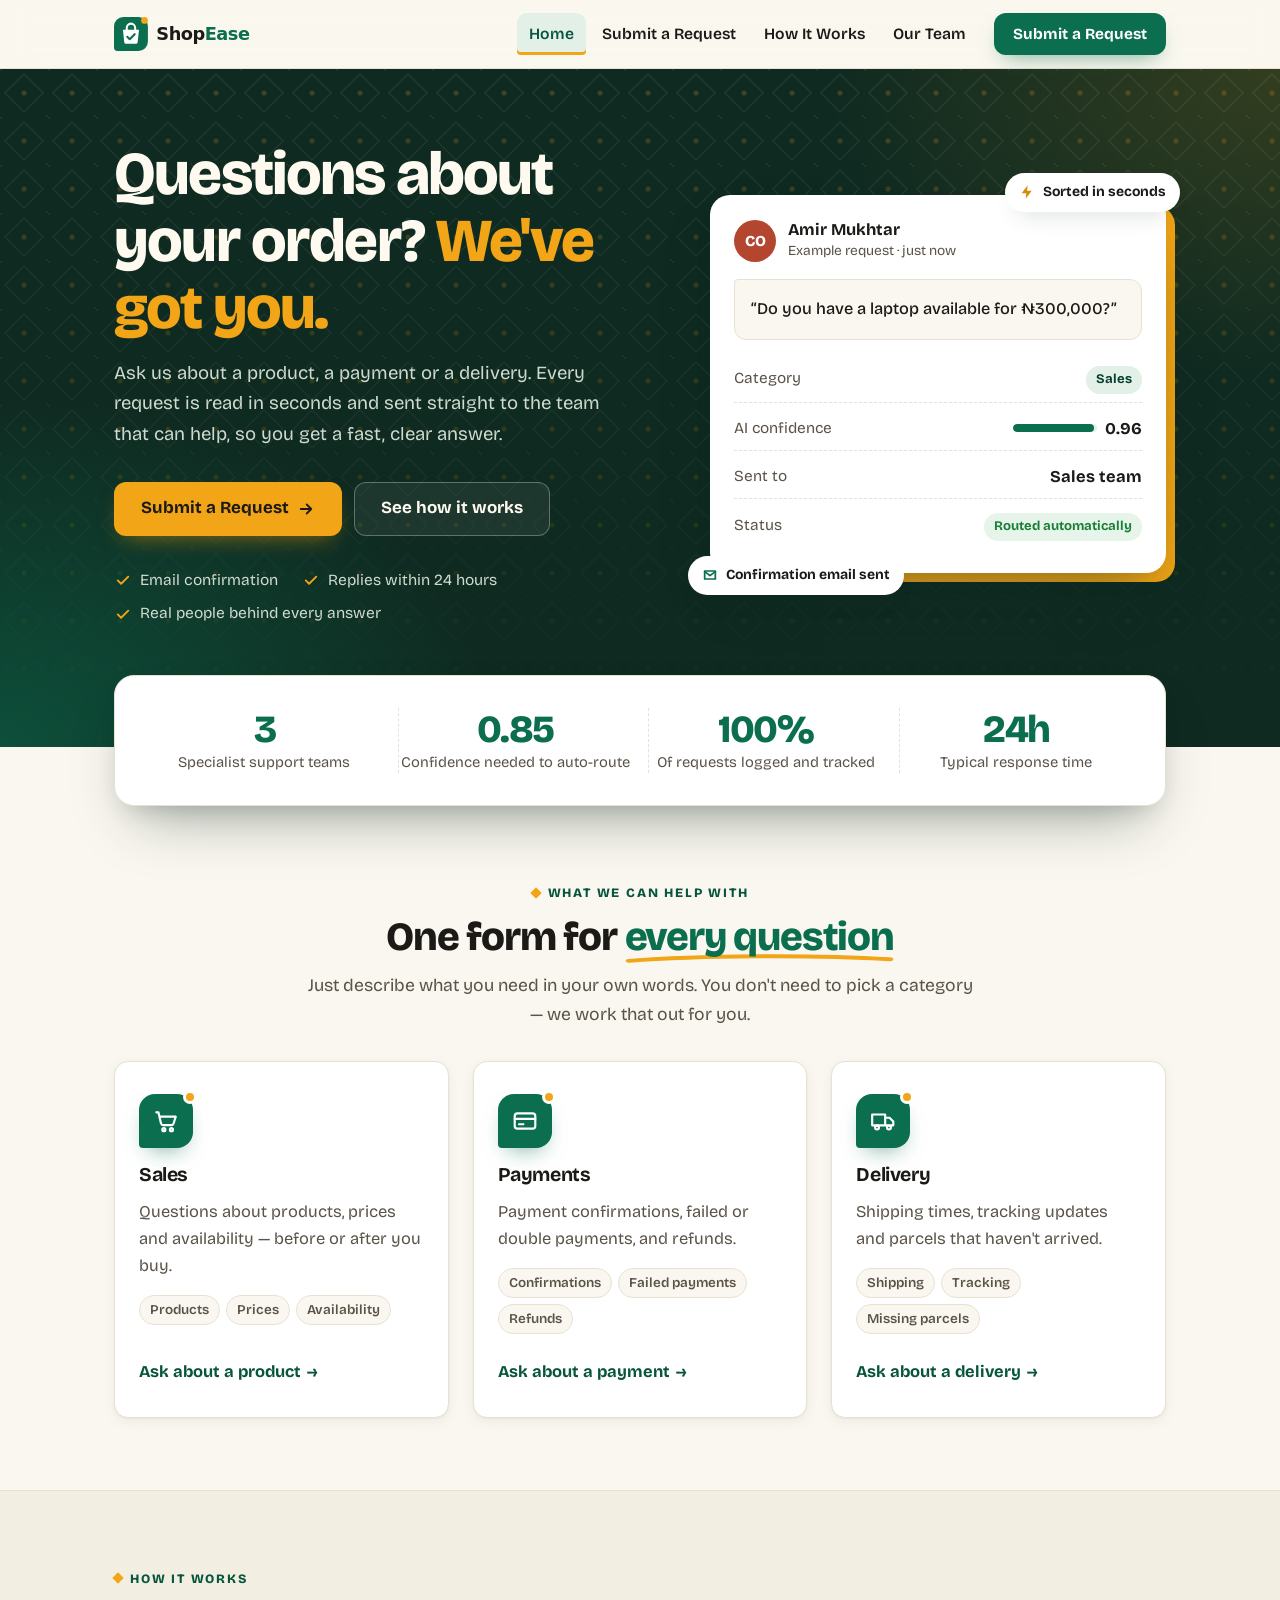
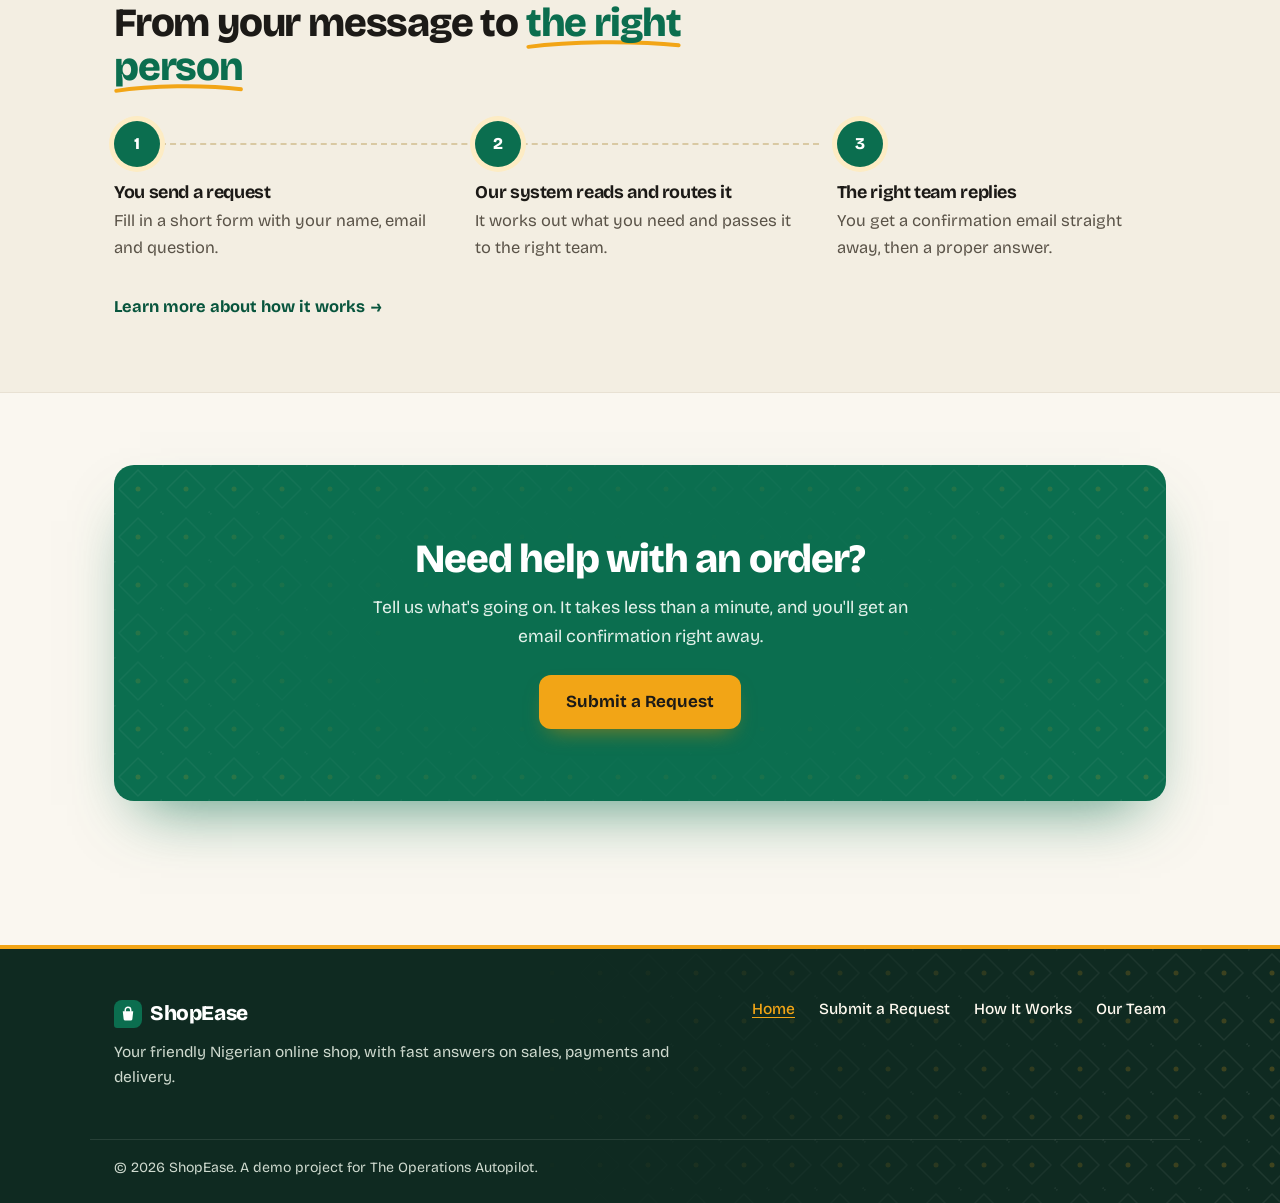
<file: shopease-site/index.html>
<!DOCTYPE html>
<html lang="en">
<head>
  <meta charset="utf-8">
  <meta name="viewport" content="width=device-width, initial-scale=1">
  <title>ShopEase — Fast help with sales, payments and delivery</title>
  <meta name="description" content="ShopEase customer support. Ask about products, payments or deliveries and your request goes straight to the right team.">
  <meta name="theme-color" content="#0b6e4f">
  <link rel="icon" href="data:image/svg+xml,%3Csvg xmlns='http://www.w3.org/2000/svg' viewBox='0 0 40 40'%3E%3Crect width='40' height='40' rx='11' fill='%230b6e4f'/%3E%3Cpath d='M10.5 15h19l-1.6 14.6a2.2 2.2 0 0 1-2.2 2H14.3a2.2 2.2 0 0 1-2.2-2z' fill='white'/%3E%3C/svg%3E">
  <link rel="preconnect" href="https://fonts.googleapis.com">
  <link rel="preconnect" href="https://fonts.gstatic.com" crossorigin>
  <link rel="stylesheet" href="https://fonts.googleapis.com/css2?family=Bricolage+Grotesque:opsz,wght@12..96,400;12..96,500;12..96,600;12..96,700;12..96,800&display=swap">
  <link rel="stylesheet" href="css/styles.css">
  <script src="js/main.js" defer></script>
</head>
<body>
  <a class="skip-link" href="#main">Skip to main content</a>

  <header class="site-header">
    <div class="container header-inner">
      <a class="brand" href="index.html"><img src="images/logo.svg" alt="ShopEase home" width="144" height="34"></a>
      <button class="nav-toggle" type="button" aria-expanded="false" aria-controls="site-nav" aria-label="Open menu">
        <span class="nav-toggle-bar"></span><span class="nav-toggle-bar"></span><span class="nav-toggle-bar"></span>
      </button>
      <nav id="site-nav" class="site-nav" aria-label="Main">
        <ul class="nav-list">
          <li><a href="index.html">Home</a></li>
          <li><a href="request.html">Submit a Request</a></li>
          <li><a href="how-it-works.html">How It Works</a></li>
          <li><a href="team.html">Our Team</a></li>
        </ul>
      </nav>
      <a class="btn btn-primary header-cta" href="request.html">Submit a Request</a>
    </div>
  </header>

  <main id="main">
    <section class="hero on-dark" aria-labelledby="hero-title">
      <div class="container hero-inner">
        <div>
          <h1 id="hero-title">Questions about your order? <span class="highlight">We've got you.</span></h1>
          <p class="lead">Ask us about a product, a payment or a delivery. Every request is read in seconds and sent straight to the team that can help, so you get a fast, clear answer.</p>
          <div class="btn-group">
            <a class="btn btn-accent btn-lg" href="request.html">Submit a Request
              <svg class="arrow" viewBox="0 0 24 24" fill="none" stroke="currentColor" stroke-width="2.4" stroke-linecap="round" stroke-linejoin="round" aria-hidden="true"><path d="M5 12h14M13 6l6 6-6 6"/></svg>
            </a>
            <a class="btn btn-ghost btn-lg" href="how-it-works.html">See how it works</a>
          </div>
          <ul class="trust-list">
            <li><svg viewBox="0 0 24 24" fill="none" stroke="currentColor" stroke-width="2.5" stroke-linecap="round" stroke-linejoin="round" aria-hidden="true"><path d="M5 12.5l4.5 4.5L19 7.5"/></svg>Email confirmation</li>
            <li><svg viewBox="0 0 24 24" fill="none" stroke="currentColor" stroke-width="2.5" stroke-linecap="round" stroke-linejoin="round" aria-hidden="true"><path d="M5 12.5l4.5 4.5L19 7.5"/></svg>Replies within 24 hours</li>
            <li><svg viewBox="0 0 24 24" fill="none" stroke="currentColor" stroke-width="2.5" stroke-linecap="round" stroke-linejoin="round" aria-hidden="true"><path d="M5 12.5l4.5 4.5L19 7.5"/></svg>Real people behind every answer</li>
          </ul>
        </div>

        <div class="hero-visual-wrap">
          <span class="float-chip chip-top" aria-hidden="true">
            <svg viewBox="0 0 24 24" fill="currentColor"><path d="M13 2L4 14h7l-1 8 9-12h-7z"/></svg>Sorted in seconds
          </span>
          <figure class="card hero-visual">
            <figcaption>
              <span class="mock-avatar" aria-hidden="true">CO</span>
              <span><span class="mock-from">Amir Mukhtar</span><span class="mock-time">Example request · just now</span></span>
            </figcaption>
            <p class="mock-message">“Do you have a laptop available for ₦300,000?”</p>
            <dl class="mock-result">
              <div><dt>Category</dt><dd><span class="tag">Sales</span></dd></div>
              <div><dt>AI confidence</dt><dd class="meter"><span class="meter-track" aria-hidden="true"><span class="meter-fill"></span></span>0.96</dd></div>
              <div><dt>Sent to</dt><dd>Sales team</dd></div>
              <div><dt>Status</dt><dd><span class="tag tag-success">Routed automatically</span></dd></div>
            </dl>
          </figure>
          <span class="float-chip chip-bottom" aria-hidden="true">
            <svg viewBox="0 0 24 24" fill="none" stroke="currentColor" stroke-width="2.6" stroke-linecap="round" stroke-linejoin="round"><path d="M4 6h16v12H4z"/><path d="M4 7l8 6 8-6"/></svg>Confirmation email sent
          </span>
        </div>
      </div>
    </section>

    <section class="stats-wrap" aria-label="ShopEase support at a glance">
      <div class="container">
        <dl class="card stats">
          <div><dt>Specialist support teams</dt><dd class="stat-num">3</dd></div>
          <div><dt>Confidence needed to auto-route</dt><dd class="stat-num">0.85</dd></div>
          <div><dt>Of requests logged and tracked</dt><dd class="stat-num">100%</dd></div>
          <div><dt>Typical response time</dt><dd class="stat-num">24h</dd></div>
        </dl>
      </div>
    </section>

    <section class="section" aria-labelledby="help-title">
      <div class="container">
        <div class="section-head is-center">
          <span class="eyebrow">What we can help with</span>
          <h2 id="help-title">One form for <span class="highlight">every question</span></h2>
          <p>Just describe what you need in your own words. You don't need to pick a category — we work that out for you.</p>
        </div>

        <div class="grid grid-3">
          <article class="card service-card">
            <span class="icon-badge" aria-hidden="true">
              <svg viewBox="0 0 24 24" fill="none" stroke="currentColor" stroke-width="2" stroke-linecap="round" stroke-linejoin="round"><path d="M3 4h2l2.4 10.2a2 2 0 0 0 2 1.6h7.7a2 2 0 0 0 1.9-1.5L21 8H6.2"/><circle cx="10" cy="20" r="1.4"/><circle cx="17" cy="20" r="1.4"/></svg>
            </span>
            <h3>Sales</h3>
            <p>Questions about products, prices and availability — before or after you buy.</p>
            <ul class="topic-list" aria-label="Sales topics"><li>Products</li><li>Prices</li><li>Availability</li></ul>
            <a class="text-link" href="request.html">Ask about a product <span aria-hidden="true">→</span></a>
          </article>

          <article class="card service-card">
            <span class="icon-badge" aria-hidden="true">
              <svg viewBox="0 0 24 24" fill="none" stroke="currentColor" stroke-width="2" stroke-linecap="round" stroke-linejoin="round"><rect x="2.5" y="5" width="19" height="14" rx="2.5"/><path d="M2.5 10h19M6.5 15h4"/></svg>
            </span>
            <h3>Payments</h3>
            <p>Payment confirmations, failed or double payments, and refunds.</p>
            <ul class="topic-list" aria-label="Payment topics"><li>Confirmations</li><li>Failed payments</li><li>Refunds</li></ul>
            <a class="text-link" href="request.html">Ask about a payment <span aria-hidden="true">→</span></a>
          </article>

          <article class="card service-card">
            <span class="icon-badge" aria-hidden="true">
              <svg viewBox="0 0 24 24" fill="none" stroke="currentColor" stroke-width="2" stroke-linecap="round" stroke-linejoin="round"><path d="M2 6h12v10H2zM14 9h4l3.5 3.5V16H14"/><circle cx="6.5" cy="18" r="1.8"/><circle cx="17.5" cy="18" r="1.8"/></svg>
            </span>
            <h3>Delivery</h3>
            <p>Shipping times, tracking updates and parcels that haven't arrived.</p>
            <ul class="topic-list" aria-label="Delivery topics"><li>Shipping</li><li>Tracking</li><li>Missing parcels</li></ul>
            <a class="text-link" href="request.html">Ask about a delivery <span aria-hidden="true">→</span></a>
          </article>
        </div>
      </div>
    </section>

    <section class="section section-alt" aria-labelledby="steps-title">
      <div class="container">
        <div class="section-head">
          <span class="eyebrow">How it works</span>
          <h2 id="steps-title">From your message to <span class="highlight">the right person</span></h2>
        </div>
        <ol class="mini-steps">
          <li>
            <span class="step-num" aria-hidden="true">1</span>
            <div>
              <h3>You send a request</h3>
              <p>Fill in a short form with your name, email and question.</p>
            </div>
          </li>
          <li>
            <span class="step-num" aria-hidden="true">2</span>
            <div>
              <h3>Our system reads and routes it</h3>
              <p>It works out what you need and passes it to the right team.</p>
            </div>
          </li>
          <li>
            <span class="step-num" aria-hidden="true">3</span>
            <div>
              <h3>The right team replies</h3>
              <p>You get a confirmation email straight away, then a proper answer.</p>
            </div>
          </li>
        </ol>
        <a class="text-link" href="how-it-works.html">Learn more about how it works <span aria-hidden="true">→</span></a>
      </div>
    </section>

    <section class="section" aria-labelledby="cta-title">
      <div class="container">
        <div class="cta-band">
          <h2 id="cta-title">Need help with an order?</h2>
          <p>Tell us what's going on. It takes less than a minute, and you'll get an email confirmation right away.</p>
          <a class="btn btn-accent btn-lg" href="request.html">Submit a Request</a>
        </div>
      </div>
    </section>
  </main>

  <footer class="site-footer">
    <div class="container footer-inner">
      <div>
        <p class="footer-brand"><span class="footer-mark" aria-hidden="true"></span>ShopEase</p>
        <p>Your friendly Nigerian online shop, with fast answers on sales, payments and delivery.</p>
      </div>
      <nav aria-label="Footer">
        <ul class="footer-links">
          <li><a href="index.html">Home</a></li>
          <li><a href="request.html">Submit a Request</a></li>
          <li><a href="how-it-works.html">How It Works</a></li>
          <li><a href="team.html">Our Team</a></li>
        </ul>
      </nav>
    </div>
    <div class="container footer-bottom">
      <p>&copy; <span data-year>2026</span> ShopEase. A demo project for The Operations Autopilot.</p>
    </div>
  </footer>
</body>
</html>
</file>
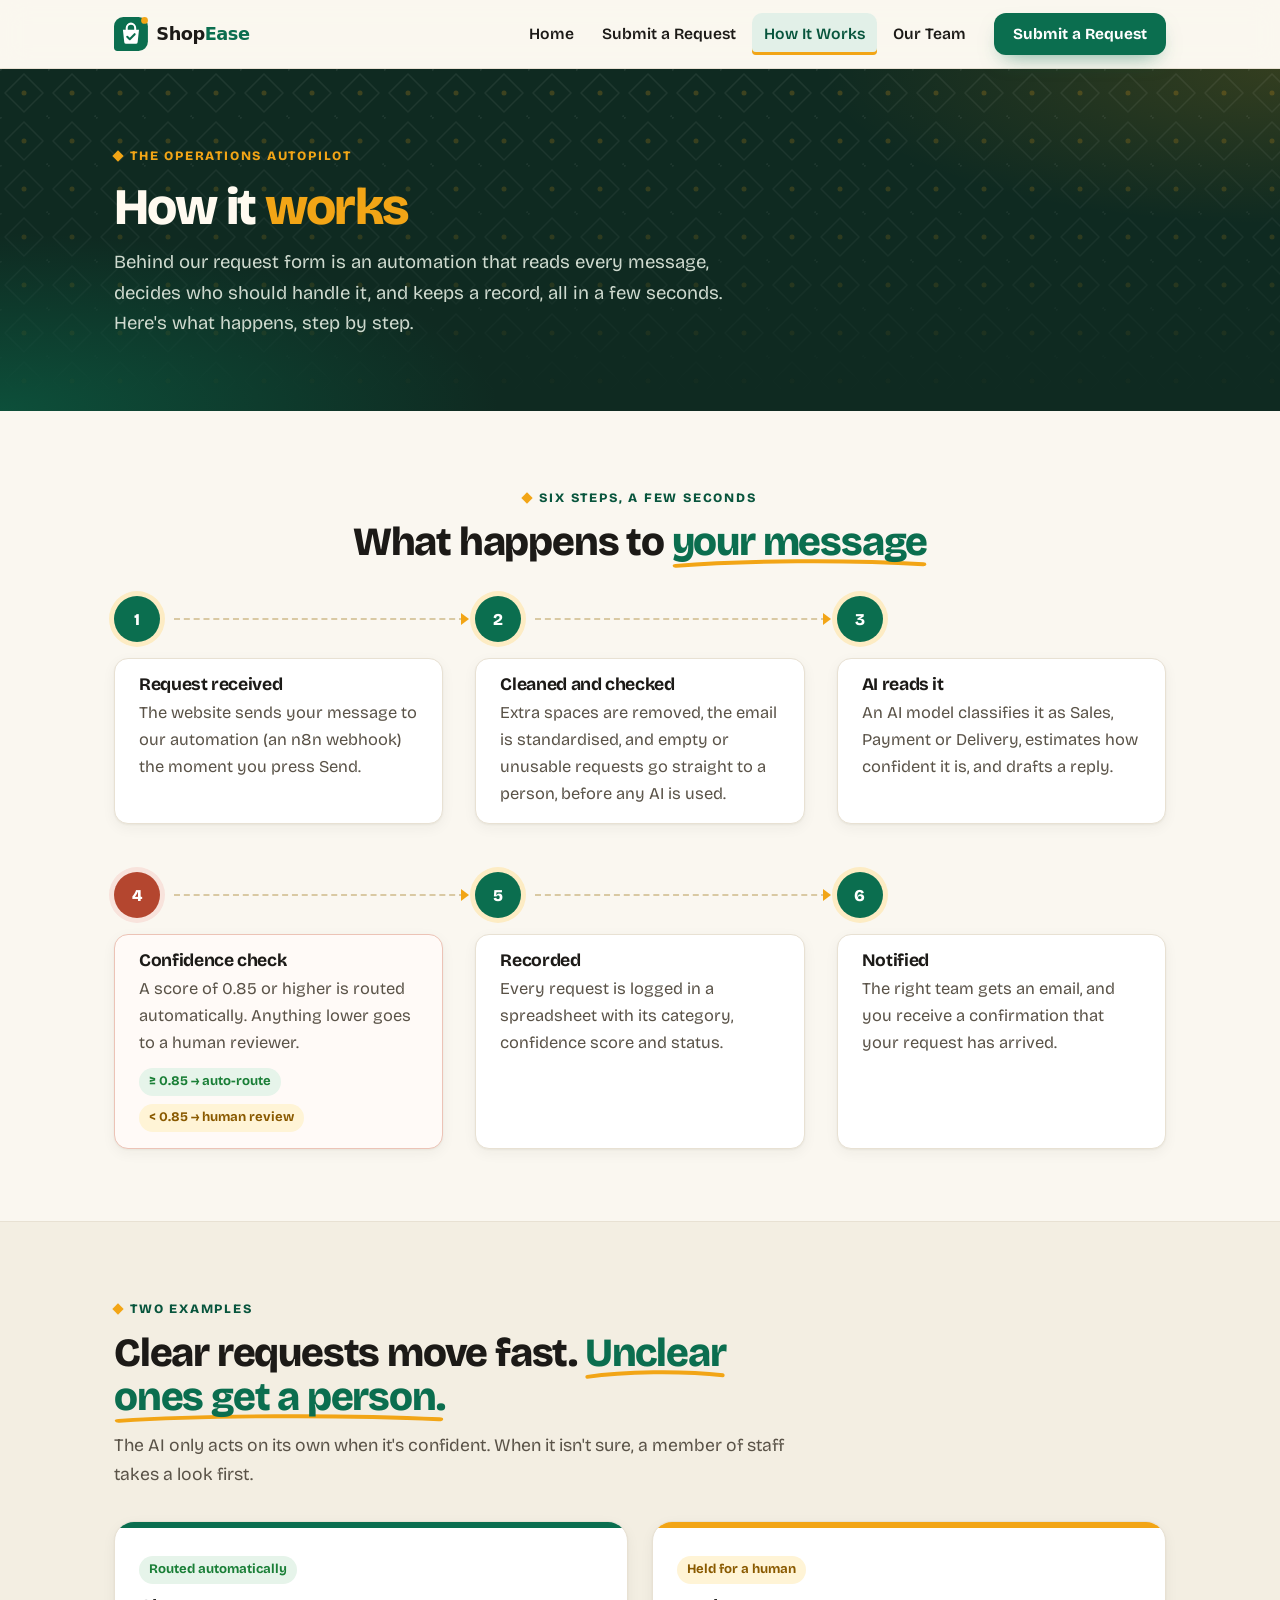
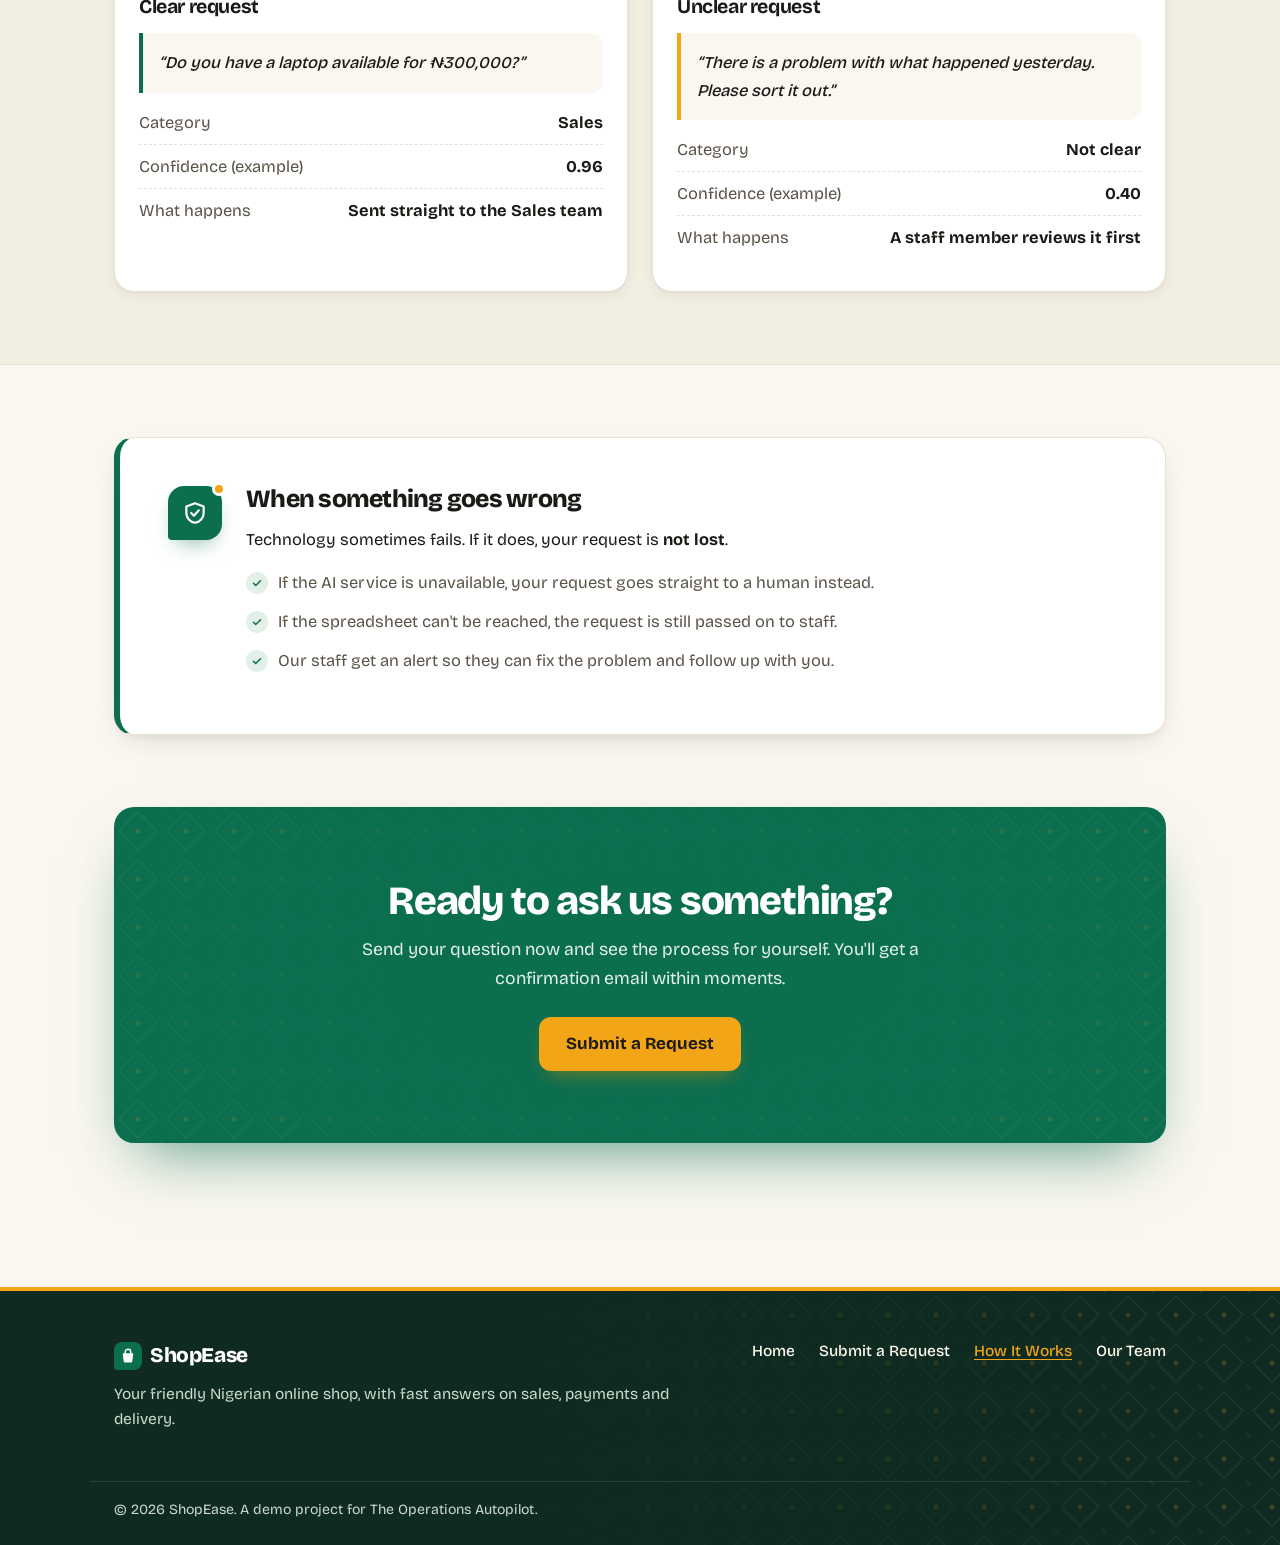
<file: shopease-site/how-it-works.html>
<!DOCTYPE html>
<html lang="en">
<head>
  <meta charset="utf-8">
  <meta name="viewport" content="width=device-width, initial-scale=1">
  <title>How It Works — ShopEase</title>
  <meta name="description" content="A plain-language look at the automation behind the ShopEase request form: how requests are checked, classified, routed and recorded.">
  <meta name="theme-color" content="#0b6e4f">
  <link rel="icon" href="data:image/svg+xml,%3Csvg xmlns='http://www.w3.org/2000/svg' viewBox='0 0 40 40'%3E%3Crect width='40' height='40' rx='11' fill='%230b6e4f'/%3E%3Cpath d='M10.5 15h19l-1.6 14.6a2.2 2.2 0 0 1-2.2 2H14.3a2.2 2.2 0 0 1-2.2-2z' fill='white'/%3E%3C/svg%3E">
  <link rel="preconnect" href="https://fonts.googleapis.com">
  <link rel="preconnect" href="https://fonts.gstatic.com" crossorigin>
  <link rel="stylesheet" href="https://fonts.googleapis.com/css2?family=Bricolage+Grotesque:opsz,wght@12..96,400;12..96,500;12..96,600;12..96,700;12..96,800&display=swap">
  <link rel="stylesheet" href="css/styles.css">
  <script src="js/main.js" defer></script>
</head>
<body>
  <a class="skip-link" href="#main">Skip to main content</a>

  <header class="site-header">
    <div class="container header-inner">
      <a class="brand" href="index.html"><img src="images/logo.svg" alt="ShopEase home" width="144" height="34"></a>
      <button class="nav-toggle" type="button" aria-expanded="false" aria-controls="site-nav" aria-label="Open menu">
        <span class="nav-toggle-bar"></span><span class="nav-toggle-bar"></span><span class="nav-toggle-bar"></span>
      </button>
      <nav id="site-nav" class="site-nav" aria-label="Main">
        <ul class="nav-list">
          <li><a href="index.html">Home</a></li>
          <li><a href="request.html">Submit a Request</a></li>
          <li><a href="how-it-works.html">How It Works</a></li>
          <li><a href="team.html">Our Team</a></li>
        </ul>
      </nav>
      <a class="btn btn-primary header-cta" href="request.html">Submit a Request</a>
    </div>
  </header>

  <main id="main">
    <section class="page-hero on-dark">
      <div class="container">
        <span class="eyebrow">The Operations Autopilot</span>
        <h1>How it <span class="highlight">works</span></h1>
        <p class="lead">Behind our request form is an automation that reads every message, decides who should handle it, and keeps a record, all in a few seconds. Here's what happens, step by step.</p>
      </div>
    </section>

    <section class="section" aria-labelledby="flow-title">
      <div class="container">
        <div class="section-head is-center">
          <span class="eyebrow">Six steps, a few seconds</span>
          <h2 id="flow-title">What happens to <span class="highlight">your message</span></h2>
        </div>
        <ol class="flow">
          <li class="flow-step">
            <span class="step-num" aria-hidden="true">1</span>
            <div class="card flow-card">
              <h3>Request received</h3>
              <p>The website sends your message to our automation (an n8n webhook) the moment you press Send.</p>
            </div>
          </li>
          <li class="flow-step">
            <span class="step-num" aria-hidden="true">2</span>
            <div class="card flow-card">
              <h3>Cleaned and checked</h3>
              <p>Extra spaces are removed, the email is standardised, and empty or unusable requests go straight to a person, before any AI is used.</p>
            </div>
          </li>
          <li class="flow-step">
            <span class="step-num" aria-hidden="true">3</span>
            <div class="card flow-card">
              <h3>AI reads it</h3>
              <p>An AI model classifies it as Sales, Payment or Delivery, estimates how confident it is, and drafts a reply.</p>
            </div>
          </li>
          <li class="flow-step is-decision">
            <span class="step-num" aria-hidden="true">4</span>
            <div class="card flow-card">
              <h3>Confidence check</h3>
              <p>A score of 0.85 or higher is routed automatically. Anything lower goes to a human reviewer.</p>
              <div class="branch-tags">
                <span class="tag tag-success">≥ 0.85 → auto-route</span>
                <span class="tag tag-warning">&lt; 0.85 → human review</span>
              </div>
            </div>
          </li>
          <li class="flow-step">
            <span class="step-num" aria-hidden="true">5</span>
            <div class="card flow-card">
              <h3>Recorded</h3>
              <p>Every request is logged in a spreadsheet with its category, confidence score and status.</p>
            </div>
          </li>
          <li class="flow-step">
            <span class="step-num" aria-hidden="true">6</span>
            <div class="card flow-card">
              <h3>Notified</h3>
              <p>The right team gets an email, and you receive a confirmation that your request has arrived.</p>
            </div>
          </li>
        </ol>
      </div>
    </section>

    <section class="section section-alt" aria-labelledby="compare-title">
      <div class="container">
        <div class="section-head">
          <span class="eyebrow">Two examples</span>
          <h2 id="compare-title">Clear requests move fast. <span class="highlight">Unclear ones get a person.</span></h2>
          <p>The AI only acts on its own when it's confident. When it isn't sure, a member of staff takes a look first.</p>
        </div>

        <div class="grid grid-2">
          <article class="card compare-card" aria-labelledby="auto-title">
            <span class="tag tag-success">Routed automatically</span>
            <h3 id="auto-title">Clear request</h3>
            <blockquote>“Do you have a laptop available for ₦300,000?”</blockquote>
            <dl>
              <div><dt>Category</dt><dd>Sales</dd></div>
              <div><dt>Confidence (example)</dt><dd>0.96</dd></div>
              <div><dt>What happens</dt><dd>Sent straight to the Sales team</dd></div>
            </dl>
          </article>

          <article class="card compare-card is-human" aria-labelledby="human-title">
            <span class="tag tag-warning">Held for a human</span>
            <h3 id="human-title">Unclear request</h3>
            <blockquote>“There is a problem with what happened yesterday. Please sort it out.”</blockquote>
            <dl>
              <div><dt>Category</dt><dd>Not clear</dd></div>
              <div><dt>Confidence (example)</dt><dd>0.40</dd></div>
              <div><dt>What happens</dt><dd>A staff member reviews it first</dd></div>
            </dl>
          </article>
        </div>
      </div>
    </section>

    <section class="section" aria-labelledby="failsafe-title">
      <div class="container">
        <div class="card failsafe">
          <span class="icon-badge" aria-hidden="true">
            <svg viewBox="0 0 24 24" fill="none" stroke="currentColor" stroke-width="2" stroke-linecap="round" stroke-linejoin="round"><path d="M12 3l8 3v6c0 4.5-3.4 8.3-8 9-4.6-.7-8-4.5-8-9V6z"/><path d="M8.5 12l2.5 2.5 4.5-5"/></svg>
          </span>
          <div>
            <h2 id="failsafe-title">When something goes wrong</h2>
            <p>Technology sometimes fails. If it does, your request is <strong>not lost</strong>.</p>
            <ul class="check-list">
              <li>If the AI service is unavailable, your request goes straight to a human instead.</li>
              <li>If the spreadsheet can't be reached, the request is still passed on to staff.</li>
              <li>Our staff get an alert so they can fix the problem and follow up with you.</li>
            </ul>
          </div>
        </div>
      </div>
    </section>

    <section class="section section-flush" aria-labelledby="cta-title">
      <div class="container">
        <div class="cta-band">
          <h2 id="cta-title">Ready to ask us something?</h2>
          <p>Send your question now and see the process for yourself. You'll get a confirmation email within moments.</p>
          <a class="btn btn-accent btn-lg" href="request.html">Submit a Request</a>
        </div>
      </div>
    </section>
  </main>

  <footer class="site-footer">
    <div class="container footer-inner">
      <div>
        <p class="footer-brand"><span class="footer-mark" aria-hidden="true"></span>ShopEase</p>
        <p>Your friendly Nigerian online shop, with fast answers on sales, payments and delivery.</p>
      </div>
      <nav aria-label="Footer">
        <ul class="footer-links">
          <li><a href="index.html">Home</a></li>
          <li><a href="request.html">Submit a Request</a></li>
          <li><a href="how-it-works.html">How It Works</a></li>
          <li><a href="team.html">Our Team</a></li>
        </ul>
      </nav>
    </div>
    <div class="container footer-bottom">
      <p>&copy; <span data-year>2026</span> ShopEase. A demo project for The Operations Autopilot.</p>
    </div>
  </footer>
</body>
</html>
</file>
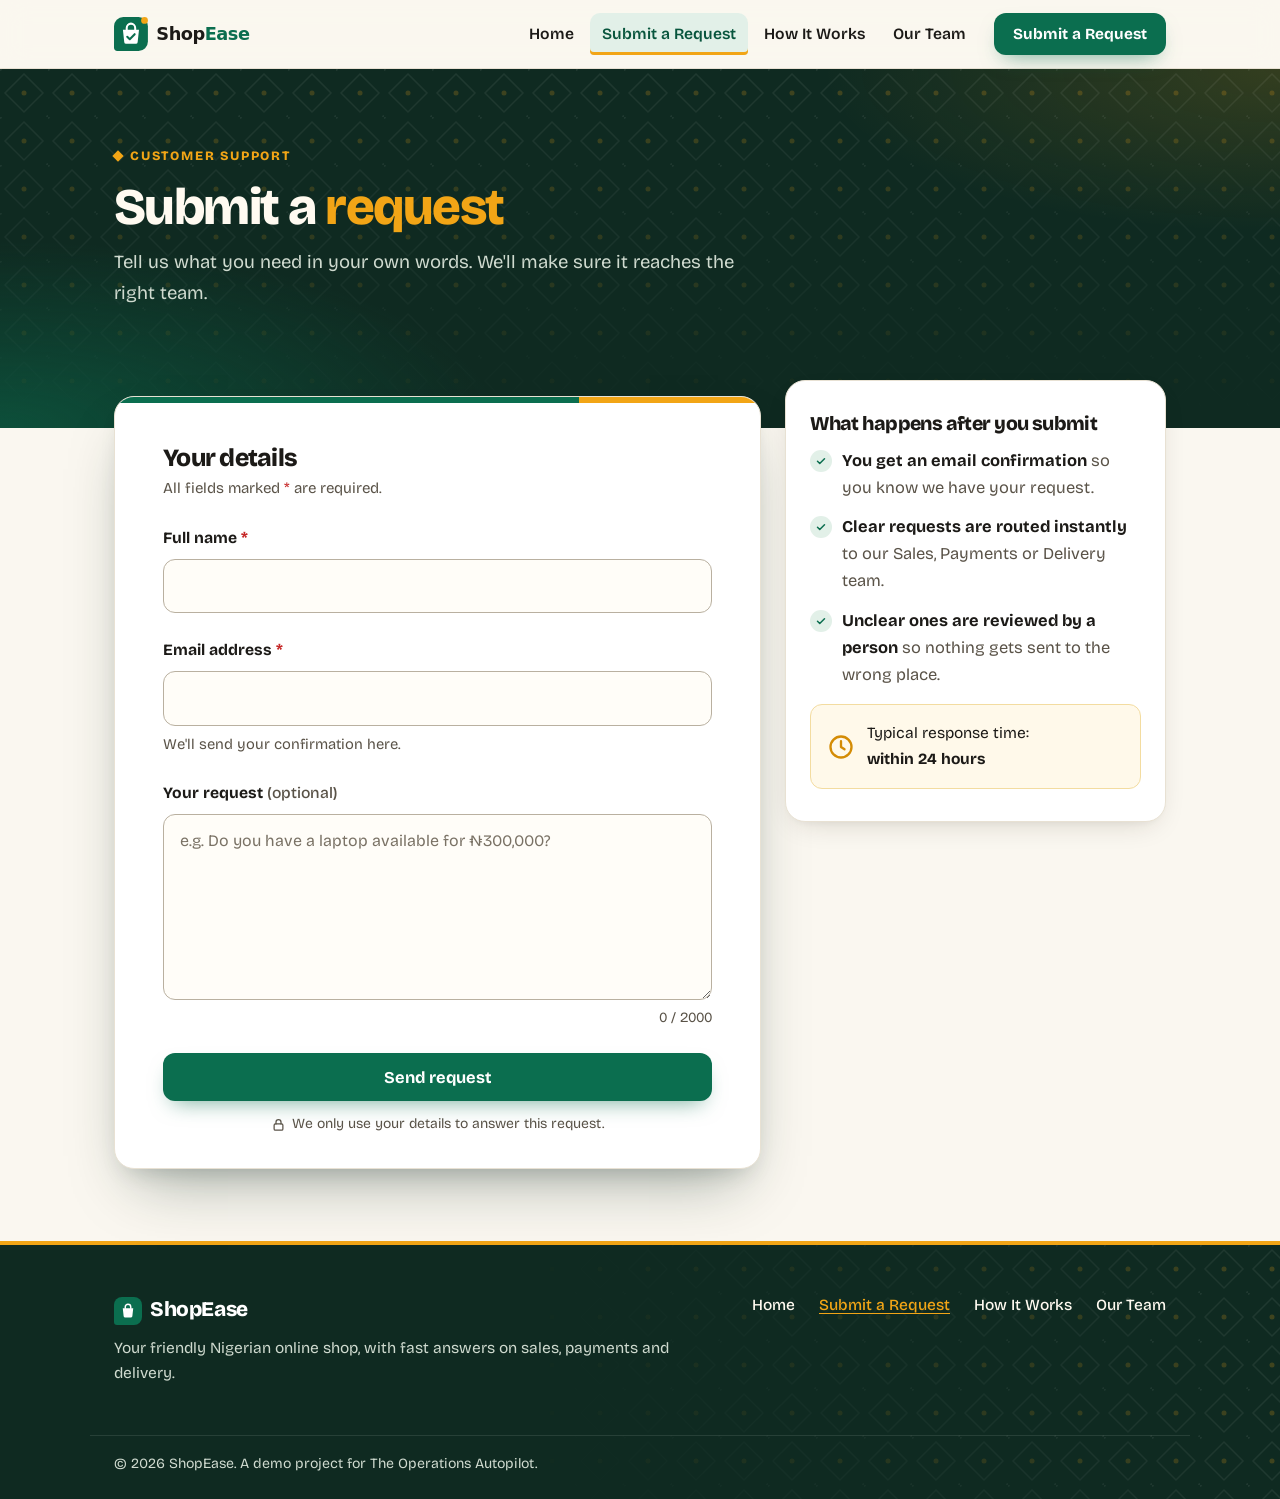
<file: shopease-site/request.html>
<!DOCTYPE html>
<html lang="en">
<head>
  <meta charset="utf-8">
  <meta name="viewport" content="width=device-width, initial-scale=1">
  <title>Submit a Request — ShopEase</title>
  <meta name="description" content="Send ShopEase a question about a product, payment or delivery. You'll get an email confirmation straight away.">
  <meta name="theme-color" content="#0b6e4f">
  <link rel="icon" href="data:image/svg+xml,%3Csvg xmlns='http://www.w3.org/2000/svg' viewBox='0 0 40 40'%3E%3Crect width='40' height='40' rx='11' fill='%230b6e4f'/%3E%3Cpath d='M10.5 15h19l-1.6 14.6a2.2 2.2 0 0 1-2.2 2H14.3a2.2 2.2 0 0 1-2.2-2z' fill='white'/%3E%3C/svg%3E">
  <link rel="preconnect" href="https://fonts.googleapis.com">
  <link rel="preconnect" href="https://fonts.gstatic.com" crossorigin>
  <link rel="stylesheet" href="https://fonts.googleapis.com/css2?family=Bricolage+Grotesque:opsz,wght@12..96,400;12..96,500;12..96,600;12..96,700;12..96,800&display=swap">
  <link rel="stylesheet" href="css/styles.css">
  <script src="js/config.js" defer></script>
  <script src="js/main.js" defer></script>
  <script src="js/request.js" defer></script>
</head>
<body>
  <a class="skip-link" href="#main">Skip to main content</a>

  <header class="site-header">
    <div class="container header-inner">
      <a class="brand" href="index.html"><img src="images/logo.svg" alt="ShopEase home" width="144" height="34"></a>
      <button class="nav-toggle" type="button" aria-expanded="false" aria-controls="site-nav" aria-label="Open menu">
        <span class="nav-toggle-bar"></span><span class="nav-toggle-bar"></span><span class="nav-toggle-bar"></span>
      </button>
      <nav id="site-nav" class="site-nav" aria-label="Main">
        <ul class="nav-list">
          <li><a href="index.html">Home</a></li>
          <li><a href="request.html">Submit a Request</a></li>
          <li><a href="how-it-works.html">How It Works</a></li>
          <li><a href="team.html">Our Team</a></li>
        </ul>
      </nav>
      <a class="btn btn-primary header-cta" href="request.html">Submit a Request</a>
    </div>
  </header>

  <main id="main">
    <section class="page-hero on-dark has-overlap">
      <div class="container">
        <span class="eyebrow">Customer support</span>
        <h1>Submit a <span class="highlight">request</span></h1>
        <p class="lead">Tell us what you need in your own words. We'll make sure it reaches the right team.</p>
      </div>
    </section>

    <section class="container overlap" aria-label="Request form">
      <div class="request-layout">
        <div class="stack">
          <div id="config-warning" class="alert alert-warning" role="alert" hidden>
            <p><strong>Webhook URL not configured — see <code>js/config.js</code>.</strong> Requests will not be sent until the n8n Production URL is added.</p>
          </div>

          <section id="demo-panel" class="card demo-panel" aria-labelledby="demo-title" hidden>
            <h2 id="demo-title">Demo samples</h2>
            <p>Presenter mode: tap a sample to fill the form, add an email address, then press Send.</p>
            <div class="demo-buttons"></div>
          </section>

          <div class="card form-card">
            <div id="form-wrap">
              <h2>Your details</h2>
              <p class="form-note">All fields marked <span class="req" aria-hidden="true">*</span> are required.</p>

              <div id="form-status" class="form-status" role="status" aria-live="polite"></div>

              <form id="request-form" novalidate>
                <div class="field">
                  <label for="name">Full name <span class="req" aria-hidden="true">*</span></label>
                  <input id="name" name="name" type="text" autocomplete="name" maxlength="100" required aria-describedby="name-error">
                  <p class="field-error" id="name-error"></p>
                </div>

                <div class="field">
                  <label for="email">Email address <span class="req" aria-hidden="true">*</span></label>
                  <input id="email" name="email" type="email" inputmode="email" autocomplete="email" autocapitalize="off" spellcheck="false" maxlength="150" required aria-describedby="email-hint email-error">
                  <p class="field-hint" id="email-hint">We'll send your confirmation here.</p>
                  <p class="field-error" id="email-error"></p>
                </div>

                <div class="field">
                  <label for="message">Your request <span class="field-optional">(optional)</span></label>
                  <textarea id="message" name="message" rows="6" maxlength="2000" placeholder="e.g. Do you have a laptop available for ₦300,000?" aria-describedby="message-error message-count"></textarea>
                  <div class="field-meta">
                    <p class="field-error" id="message-error"></p>
                    <p class="char-count" id="message-count">0 / 2000</p>
                  </div>
                </div>

                <!-- Honeypot: hidden from people, bots tend to fill it in -->
                <div class="hp-field" aria-hidden="true">
                  <label for="website">Website</label>
                  <input id="website" name="website" type="text" tabindex="-1" autocomplete="off">
                </div>

                <button id="submit-btn" class="btn btn-primary btn-block" type="submit">
                  <span class="spinner" aria-hidden="true"></span>
                  <span class="btn-label">Send request</span>
                </button>
                <p class="secure-note">
                  <svg viewBox="0 0 24 24" fill="none" stroke="currentColor" stroke-width="2" stroke-linecap="round" stroke-linejoin="round" aria-hidden="true"><rect x="5" y="11" width="14" height="10" rx="2"/><path d="M8 11V8a4 4 0 0 1 8 0v3"/></svg>
                  We only use your details to answer this request.
                </p>
              </form>
            </div>

            <div id="success-panel" class="success-panel" tabindex="-1" hidden>
              <span class="success-icon" aria-hidden="true">
                <svg viewBox="0 0 24 24" fill="none" stroke="currentColor" stroke-width="2.6" stroke-linecap="round" stroke-linejoin="round"><path d="M5 12.5l4.5 4.5L19 7.5"/></svg>
              </span>
              <h2>Request received</h2>
              <p id="success-text" role="status"></p>
              <button id="send-another" class="btn btn-secondary" type="button">Send another request</button>
            </div>
          </div>
        </div>

        <aside class="card info-card" aria-labelledby="info-title">
          <h2 id="info-title">What happens after you submit</h2>
          <ul class="check-list">
            <li><strong>You get an email confirmation</strong> so you know we have your request.</li>
            <li><strong>Clear requests are routed instantly</strong> to our Sales, Payments or Delivery team.</li>
            <li><strong>Unclear ones are reviewed by a person</strong> so nothing gets sent to the wrong place.</li>
          </ul>
          <p class="response-time">
            <svg viewBox="0 0 24 24" fill="none" stroke="currentColor" stroke-width="2" stroke-linecap="round" stroke-linejoin="round" aria-hidden="true"><circle cx="12" cy="12" r="9"/><path d="M12 7v5l3 2"/></svg>
            <span>Typical response time:<br><strong data-response-time>within 24 hours</strong></span>
          </p>
        </aside>
      </div>
    </section>
  </main>

  <footer class="site-footer">
    <div class="container footer-inner">
      <div>
        <p class="footer-brand"><span class="footer-mark" aria-hidden="true"></span>ShopEase</p>
        <p>Your friendly Nigerian online shop, with fast answers on sales, payments and delivery.</p>
      </div>
      <nav aria-label="Footer">
        <ul class="footer-links">
          <li><a href="index.html">Home</a></li>
          <li><a href="request.html">Submit a Request</a></li>
          <li><a href="how-it-works.html">How It Works</a></li>
          <li><a href="team.html">Our Team</a></li>
        </ul>
      </nav>
    </div>
    <div class="container footer-bottom">
      <p>&copy; <span data-year>2026</span> ShopEase. A demo project for The Operations Autopilot.</p>
    </div>
  </footer>
</body>
</html>
</file>
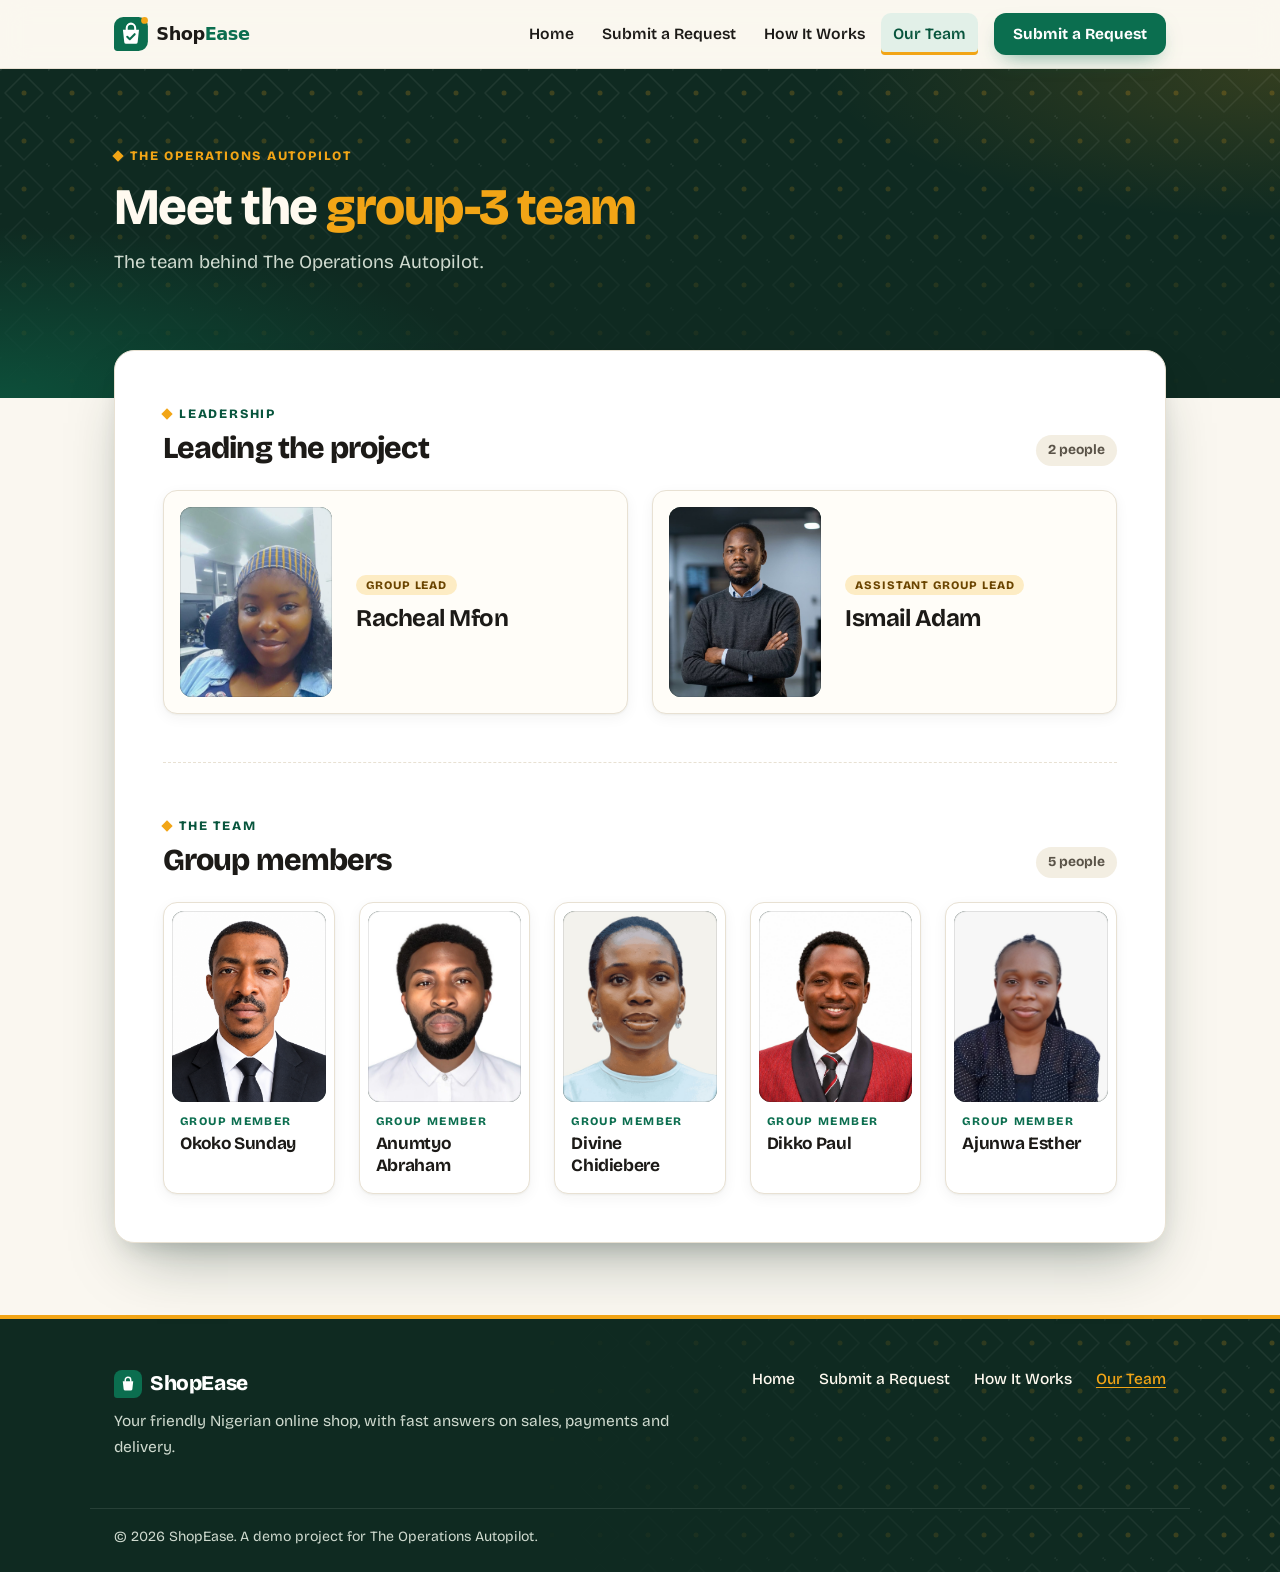
<file: shopease-site/team.html>
<!DOCTYPE html>
<html lang="en">
<head>
  <meta charset="utf-8">
  <meta name="viewport" content="width=device-width, initial-scale=1">
  <title>Our Team — ShopEase</title>
  <meta name="description" content="Meet the team behind The Operations Autopilot, the automation that powers ShopEase customer support.">
  <meta name="theme-color" content="#0b6e4f">
  <link rel="icon" href="data:image/svg+xml,%3Csvg xmlns='http://www.w3.org/2000/svg' viewBox='0 0 40 40'%3E%3Crect width='40' height='40' rx='11' fill='%230b6e4f'/%3E%3Cpath d='M10.5 15h19l-1.6 14.6a2.2 2.2 0 0 1-2.2 2H14.3a2.2 2.2 0 0 1-2.2-2z' fill='white'/%3E%3C/svg%3E">
  <link rel="preconnect" href="https://fonts.googleapis.com">
  <link rel="preconnect" href="https://fonts.gstatic.com" crossorigin>
  <link rel="stylesheet" href="https://fonts.googleapis.com/css2?family=Bricolage+Grotesque:opsz,wght@12..96,400;12..96,500;12..96,600;12..96,700;12..96,800&display=swap">
  <link rel="stylesheet" href="css/styles.css">
  <script src="js/main.js" defer></script>
  <script src="js/team.js" defer></script>
</head>
<body>
  <a class="skip-link" href="#main">Skip to main content</a>

  <header class="site-header">
    <div class="container header-inner">
      <a class="brand" href="index.html"><img src="images/logo.svg" alt="ShopEase home" width="144" height="34"></a>
      <button class="nav-toggle" type="button" aria-expanded="false" aria-controls="site-nav" aria-label="Open menu">
        <span class="nav-toggle-bar"></span><span class="nav-toggle-bar"></span><span class="nav-toggle-bar"></span>
      </button>
      <nav id="site-nav" class="site-nav" aria-label="Main">
        <ul class="nav-list">
          <li><a href="index.html">Home</a></li>
          <li><a href="request.html">Submit a Request</a></li>
          <li><a href="how-it-works.html">How It Works</a></li>
          <li><a href="team.html">Our Team</a></li>
        </ul>
      </nav>
      <a class="btn btn-primary header-cta" href="request.html">Submit a Request</a>
    </div>
  </header>

  <main id="main">
    <section class="page-hero on-dark has-overlap">
      <div class="container">
        <span class="eyebrow">The Operations Autopilot</span>
        <h1>Meet the <span class="highlight">group-3 team</span></h1>
        <p class="lead">The team behind The Operations Autopilot.</p>
      </div>
    </section>

    <div class="container overlap">
      <div class="team-panel">
        <noscript>
          <div class="alert alert-warning"><p>Please enable JavaScript in your browser to see our team members.</p></div>
        </noscript>
        <div id="team-root"></div>
      </div>
    </div>
  </main>

  <footer class="site-footer">
    <div class="container footer-inner">
      <div>
        <p class="footer-brand"><span class="footer-mark" aria-hidden="true"></span>ShopEase</p>
        <p>Your friendly Nigerian online shop, with fast answers on sales, payments and delivery.</p>
      </div>
      <nav aria-label="Footer">
        <ul class="footer-links">
          <li><a href="index.html">Home</a></li>
          <li><a href="request.html">Submit a Request</a></li>
          <li><a href="how-it-works.html">How It Works</a></li>
          <li><a href="team.html">Our Team</a></li>
        </ul>
      </nav>
    </div>
    <div class="container footer-bottom">
      <p>&copy; <span data-year>2026</span> ShopEase. A demo project for The Operations Autopilot.</p>
    </div>
  </footer>
</body>
</html>
</file>
<file: shopease-site/css/styles.css>
/* ==========================================================================
   ShopEase — shared stylesheet (mobile-first)
   Palette: forest green + marigold on warm cream, with an adire-inspired
   diamond pattern on dark areas.
   ========================================================================== */

:root {
  /* Brand */
  --color-brand: #0b6e4f;          /* forest green */
  --color-brand-dark: #08553d;
  --color-brand-darker: #063f2e;
  --color-brand-soft: #e2f0e8;
  --color-accent: #f2a516;         /* marigold */
  --color-accent-dark: #d48c05;
  --color-accent-soft: #fdecc4;
  --color-clay: #b4462f;           /* terracotta, used sparingly */
  --color-clay-soft: #f8e3dc;

  /* Surfaces & text */
  --color-bg: #faf7f0;             /* warm cream */
  --color-bg-deep: #f3eee2;
  --color-surface: #ffffff;
  --color-text: #1c1a17;
  --color-muted: #5a5348;
  --color-border: #e8e1d3;
  --color-input-border: #b9b0a0;
  --color-ink: #0f2a21;            /* deep green-black for dark areas */
  --color-ink-2: #153a2d;
  --color-on-dark: #fffaf0;
  --color-on-dark-muted: #cfdacf;

  /* Status */
  --color-success: #1a7f37;
  --color-success-soft: #e6f4ea;
  --color-error: #c62828;
  --color-error-soft: #fdecec;
  --color-warning: #8a5a00;
  --color-warning-soft: #fff4d6;

  /* Footer */
  --color-footer-text: #cfdacf;
  --color-footer-link: #fffaf0;

  /* Pattern (adire-style diamonds) */
  --pattern-diamond: url("data:image/svg+xml,%3Csvg xmlns='http://www.w3.org/2000/svg' width='48' height='48' viewBox='0 0 48 48'%3E%3Cpath d='M24 5 43 24 24 43 5 24Z' fill='none' stroke='%23ffffff' stroke-opacity='0.07' stroke-width='1.5'/%3E%3Ccircle cx='24' cy='24' r='2.5' fill='%23f2a516' fill-opacity='0.22'/%3E%3Ccircle cx='0' cy='0' r='2' fill='%23ffffff' fill-opacity='0.08'/%3E%3Ccircle cx='48' cy='48' r='2' fill='%23ffffff' fill-opacity='0.08'/%3E%3C/svg%3E");
  --swash: url("data:image/svg+xml,%3Csvg xmlns='http://www.w3.org/2000/svg' viewBox='0 0 200 14' preserveAspectRatio='none'%3E%3Cpath d='M3 10C55 3 140 2 197 8' fill='none' stroke='%23f2a516' stroke-width='5' stroke-linecap='round'/%3E%3C/svg%3E");

  /* Spacing */
  --space-1: 4px;
  --space-2: 8px;
  --space-3: 12px;
  --space-4: 16px;
  --space-5: 24px;
  --space-6: 32px;
  --space-7: 48px;
  --space-8: 72px;
  --space-9: 96px;

  /* Radii */
  --radius-sm: 10px;
  --radius: 12px;
  --radius-lg: 14px;
  --radius-xl: 20px;
  --radius-pill: 999px;

  /* Shadows (warm-tinted) */
  --shadow-sm: 0 1px 2px rgba(40, 30, 10, 0.05), 0 4px 14px rgba(40, 30, 10, 0.05);
  --shadow: 0 10px 30px -12px rgba(40, 30, 10, 0.2), 0 4px 10px -4px rgba(40, 30, 10, 0.06);
  --shadow-lg: 0 30px 60px -22px rgba(15, 42, 33, 0.4), 0 12px 24px -12px rgba(15, 42, 33, 0.2);
  --shadow-brand: 0 10px 22px -10px rgba(11, 110, 79, 0.6);
  --shadow-accent: 0 10px 22px -10px rgba(212, 140, 5, 0.65);
  --ring: 0 0 0 4px rgba(11, 110, 79, 0.18);
  --ring-error: 0 0 0 4px rgba(198, 40, 40, 0.15);

  /* Layout & type */
  --max-width: 1100px;
  --header-h: 68px;
  --font: "Bricolage Grotesque", system-ui, -apple-system, "Segoe UI", Roboto, "Helvetica Neue", Arial, sans-serif;
  --transition: 0.2s ease;
}

/* ---------- Base ---------- */
*,
*::before,
*::after {
  box-sizing: border-box;
}

[hidden] {
  display: none !important;
}

html {
  -webkit-text-size-adjust: 100%;
  scroll-padding-top: calc(var(--header-h) + var(--space-4));
}

body {
  margin: 0;
  min-height: 100vh;
  display: flex;
  flex-direction: column;
  font-family: var(--font);
  font-size: 1.03rem;
  line-height: 1.65;
  color: var(--color-text);
  background: var(--color-bg);
  overflow-x: hidden;
  overflow-wrap: break-word;
  -webkit-font-smoothing: antialiased;
}

main {
  flex: 1 0 auto;
}

img,
svg {
  max-width: 100%;
}

img {
  display: block;
  height: auto;
}

h1,
h2,
h3 {
  margin: 0 0 var(--space-3);
  line-height: 1.1;
  letter-spacing: -0.03em;
  font-weight: 800;
}

h1 {
  font-size: clamp(2.3rem, 5vw + 1rem, 3.8rem);
}

h2 {
  font-size: clamp(1.75rem, 2.5vw + 1rem, 2.5rem);
}

h3 {
  font-size: 1.22rem;
  font-weight: 700;
  letter-spacing: -0.02em;
}

p {
  margin: 0 0 var(--space-4);
}

a {
  color: var(--color-brand-dark);
  text-underline-offset: 3px;
}

a:hover {
  color: var(--color-brand-darker);
}

:focus-visible {
  outline: 3px solid var(--color-brand);
  outline-offset: 2px;
  border-radius: 6px;
}

.on-dark :focus-visible,
.cta-band :focus-visible,
.site-footer :focus-visible {
  outline-color: var(--color-accent);
}

::selection {
  background: var(--color-accent-soft);
}

.sr-only {
  position: absolute;
  width: 1px;
  height: 1px;
  padding: 0;
  margin: -1px;
  overflow: hidden;
  clip: rect(0, 0, 0, 0);
  white-space: nowrap;
  border: 0;
}

.skip-link {
  position: absolute;
  left: var(--space-4);
  top: -100px;
  z-index: 100;
  padding: var(--space-2) var(--space-4);
  background: var(--color-surface);
  border-radius: var(--radius-sm);
  box-shadow: var(--shadow);
  font-weight: 600;
}

.skip-link:focus {
  top: var(--space-2);
}

.container {
  position: relative;
  width: 100%;
  max-width: var(--max-width);
  margin: 0 auto;
  padding: 0 var(--space-4);
}

@media (min-width: 768px) {
  .container {
    padding: 0 var(--space-5);
  }
}

/* Key words: green on light, marigold on dark, with a hand-drawn underline */
.highlight {
  color: var(--color-brand);
  padding-bottom: 0.08em;
  background: var(--swash) no-repeat left bottom / 100% 0.28em;
  -webkit-box-decoration-break: clone;
  box-decoration-break: clone;
}

.on-dark .highlight {
  color: var(--color-accent);
  background-image: none;
}

/* ---------- Buttons ---------- */
.btn {
  position: relative;
  display: inline-flex;
  align-items: center;
  justify-content: center;
  gap: var(--space-2);
  min-height: 48px;
  padding: 11px 22px;
  border: 1px solid transparent;
  border-radius: var(--radius);
  font: inherit;
  font-weight: 700;
  line-height: 1.2;
  text-align: center;
  text-decoration: none;
  cursor: pointer;
  transition: background-color var(--transition), border-color var(--transition),
    color var(--transition), box-shadow var(--transition), transform var(--transition);
}

.btn svg {
  width: 18px;
  height: 18px;
  flex: none;
  transition: transform var(--transition);
}

.btn:hover svg.arrow {
  transform: translateX(3px);
}

.btn-primary {
  background: var(--color-brand);
  color: #fff;
  box-shadow: var(--shadow-brand);
}

.btn-primary:hover {
  background: var(--color-brand-dark);
  color: #fff;
  transform: translateY(-1px);
}

/* Marigold button for dark areas */
.btn-accent {
  background: var(--color-accent);
  color: var(--color-text);
  box-shadow: var(--shadow-accent);
}

.btn-accent:hover {
  background: #f7b733;
  color: var(--color-text);
  transform: translateY(-1px);
}

.btn-secondary {
  background: var(--color-surface);
  color: var(--color-brand-dark);
  border-color: var(--color-border);
  box-shadow: var(--shadow-sm);
}

.btn-secondary:hover {
  border-color: var(--color-brand);
  color: var(--color-brand-darker);
  transform: translateY(-1px);
}

.btn-ghost {
  background: rgba(255, 250, 240, 0.06);
  color: var(--color-on-dark);
  border-color: rgba(255, 250, 240, 0.3);
}

.btn-ghost:hover {
  background: rgba(255, 250, 240, 0.14);
  color: #fff;
  border-color: rgba(255, 250, 240, 0.55);
}

.btn-sm {
  min-height: 40px;
  padding: 8px 14px;
  font-size: 0.92rem;
}

.btn-lg {
  min-height: 54px;
  padding: 14px 26px;
  font-size: 1.06rem;
}

.btn-block {
  width: 100%;
}

.btn[disabled] {
  opacity: 0.75;
  cursor: not-allowed;
  transform: none;
}

.btn-group {
  display: flex;
  flex-wrap: wrap;
  gap: var(--space-3);
}

.spinner {
  display: none;
  width: 18px;
  height: 18px;
  border: 2px solid rgba(255, 255, 255, 0.45);
  border-top-color: #fff;
  border-radius: 50%;
  animation: spin 0.8s linear infinite;
}

.is-loading .spinner {
  display: inline-block;
}

@keyframes spin {
  to {
    transform: rotate(360deg);
  }
}

/* ---------- Header & navigation ---------- */
.site-header {
  position: sticky;
  top: 0;
  z-index: 50;
  background: rgba(250, 247, 240, 0.88);
  -webkit-backdrop-filter: saturate(160%) blur(14px);
  backdrop-filter: saturate(160%) blur(14px);
  border-bottom: 1px solid var(--color-border);
  transition: box-shadow var(--transition);
}

.site-header.is-scrolled {
  box-shadow: 0 6px 24px -12px rgba(40, 30, 10, 0.25);
}

.header-inner {
  display: flex;
  align-items: center;
  gap: var(--space-4);
  min-height: var(--header-h);
}

.brand {
  display: inline-flex;
  align-items: center;
  margin-right: auto;
  border-radius: var(--radius-sm);
}

.brand img {
  width: 144px;
  height: auto;
}

.nav-toggle {
  display: inline-flex;
  flex-direction: column;
  justify-content: center;
  gap: 5px;
  width: 46px;
  height: 46px;
  padding: 12px 11px;
  background: var(--color-surface);
  border: 1px solid var(--color-border);
  border-radius: var(--radius);
  box-shadow: var(--shadow-sm);
  cursor: pointer;
}

.nav-toggle-bar {
  display: block;
  width: 100%;
  height: 2px;
  background: var(--color-text);
  border-radius: 2px;
  transition: transform var(--transition), opacity var(--transition);
}

.nav-open .nav-toggle-bar:nth-child(1) {
  transform: translateY(7px) rotate(45deg);
}

.nav-open .nav-toggle-bar:nth-child(2) {
  opacity: 0;
}

.nav-open .nav-toggle-bar:nth-child(3) {
  transform: translateY(-7px) rotate(-45deg);
}

.site-nav {
  display: none;
  position: absolute;
  top: 100%;
  left: 0;
  right: 0;
  background: var(--color-bg);
  border-bottom: 1px solid var(--color-border);
  box-shadow: var(--shadow-lg);
}

.nav-open .site-nav {
  display: block;
  animation: menu-in 0.2s ease;
}

@keyframes menu-in {
  from {
    opacity: 0;
    transform: translateY(-6px);
  }
}

.nav-list {
  list-style: none;
  margin: 0;
  padding: var(--space-2) var(--space-4) var(--space-4);
}

.nav-list a {
  display: block;
  padding: var(--space-3) var(--space-4);
  border-radius: var(--radius);
  color: var(--color-text);
  font-weight: 600;
  text-decoration: none;
  transition: background-color var(--transition), color var(--transition);
}

.nav-list a:hover {
  background: var(--color-brand-soft);
  color: var(--color-brand-darker);
}

.nav-list a[aria-current="page"] {
  background: var(--color-brand-soft);
  color: var(--color-brand-dark);
  box-shadow: inset 3px 0 0 var(--color-accent);
}

.header-cta {
  display: none;
}

@media (min-width: 960px) {
  .nav-toggle {
    display: none;
  }

  .site-nav {
    display: block;
    position: static;
    background: none;
    border: 0;
    box-shadow: none;
  }

  .nav-list {
    display: flex;
    gap: var(--space-1);
    padding: 0;
  }

  .nav-list a {
    padding: var(--space-2) var(--space-3);
    font-size: 0.98rem;
  }

  .nav-list a[aria-current="page"] {
    box-shadow: inset 0 -3px 0 var(--color-accent);
    border-radius: var(--radius-sm) var(--radius-sm) 4px 4px;
  }

  .header-cta {
    display: inline-flex;
    min-height: 42px;
    padding: 8px 18px;
    font-size: 0.96rem;
  }
}

/* ---------- Dark areas (heroes) ---------- */
.on-dark {
  position: relative;
  isolation: isolate;
  overflow: hidden;
  color: var(--color-on-dark);
  background:
    radial-gradient(55% 70% at 100% 0%, rgba(242, 165, 22, 0.16) 0%, transparent 65%),
    radial-gradient(60% 80% at 0% 100%, rgba(11, 110, 79, 0.55) 0%, transparent 65%),
    var(--color-ink);
}

/* adire-style diamond pattern, fading out towards the bottom */
.on-dark::before {
  content: "";
  position: absolute;
  inset: 0;
  z-index: -1;
  background-image: var(--pattern-diamond);
  background-size: 48px 48px;
  -webkit-mask-image: linear-gradient(180deg, #000 0%, rgba(0, 0, 0, 0.6) 55%, transparent 100%);
  mask-image: linear-gradient(180deg, #000 0%, rgba(0, 0, 0, 0.6) 55%, transparent 100%);
}

.on-dark h1,
.on-dark h2 {
  color: var(--color-on-dark);
}

.on-dark .lead {
  color: var(--color-on-dark-muted);
}

/* Small label above headings on dark backgrounds */
.on-dark .eyebrow {
  color: var(--color-accent);
}

/* ---------- Sections & generic blocks ---------- */
.section {
  padding: var(--space-7) 0;
}

.section-alt {
  background: var(--color-bg-deep);
  border-top: 1px solid var(--color-border);
  border-bottom: 1px solid var(--color-border);
}

@media (min-width: 768px) {
  .section {
    padding: var(--space-8) 0;
  }
}

.section.section-tight {
  padding-top: var(--space-6);
}

.section.section-flush {
  padding-top: 0;
}

.section-head {
  max-width: 42.5rem;
  margin-bottom: var(--space-6);
}

.section-head.is-center {
  margin-left: auto;
  margin-right: auto;
  text-align: center;
}

.section-head p {
  color: var(--color-muted);
  font-size: 1.1rem;
}

.eyebrow {
  display: inline-flex;
  align-items: center;
  gap: var(--space-2);
  margin-bottom: var(--space-3);
  color: var(--color-brand-dark);
  font-size: 0.8rem;
  font-weight: 800;
  letter-spacing: 0.14em;
  text-transform: uppercase;
}

/* small diamond marker */
.eyebrow::before {
  content: "";
  width: 8px;
  height: 8px;
  background: var(--color-accent);
  transform: rotate(45deg);
}

.lead {
  font-size: 1.16rem;
  color: var(--color-muted);
  max-width: 39rem;
}

.card {
  background: var(--color-surface);
  border: 1px solid var(--color-border);
  border-radius: var(--radius-lg);
  box-shadow: var(--shadow-sm);
  padding: var(--space-5);
}

.card > :last-child {
  margin-bottom: 0;
}

.grid {
  display: grid;
  gap: var(--space-5);
}

@media (min-width: 768px) {
  .grid-3 {
    grid-template-columns: repeat(3, minmax(0, 1fr));
  }

  .grid-2 {
    grid-template-columns: repeat(2, minmax(0, 1fr));
  }
}

.icon-badge {
  position: relative;
  display: inline-grid;
  place-items: center;
  width: 3.375rem;
  height: 3.375rem;
  margin-bottom: var(--space-4);
  border-radius: 16px 16px 16px 4px;
  background: var(--color-brand);
  color: #fff;
  box-shadow: var(--shadow-brand);
}

/* marigold dot in the corner */
.icon-badge::after {
  content: "";
  position: absolute;
  top: -4px;
  right: -4px;
  width: 14px;
  height: 14px;
  border: 3px solid var(--color-surface);
  border-radius: 50%;
  background: var(--color-accent);
}

.icon-badge svg {
  width: 1.625rem;
  height: 1.625rem;
}

.text-link {
  display: inline-flex;
  align-items: center;
  gap: 6px;
  font-weight: 700;
  text-decoration: none;
}

.text-link span {
  transition: transform var(--transition);
}

.text-link:hover span {
  transform: translateX(3px);
}

.tag {
  display: inline-block;
  padding: 3px 10px;
  border-radius: var(--radius-pill);
  font-size: 0.82rem;
  font-weight: 700;
  background: var(--color-brand-soft);
  color: var(--color-brand-darker);
}

.tag-success {
  background: var(--color-success-soft);
  color: var(--color-success);
}

.tag-warning {
  background: var(--color-warning-soft);
  color: var(--color-warning);
}

/* Fade-up on scroll (added by main.js only to content below the fold) */
.reveal-pending {
  opacity: 0;
  transform: translateY(18px);
}

.reveal-in {
  opacity: 1;
  transform: none;
  transition: opacity 0.6s ease, transform 0.6s ease;
}

/* ---------- Home hero ---------- */
.hero {
  padding: var(--space-7) 0 var(--space-9);
}

.hero-inner {
  display: grid;
  gap: var(--space-7);
  align-items: center;
}

.hero h1 {
  margin-bottom: var(--space-4);
}

.hero .lead {
  margin-bottom: var(--space-6);
}

.trust-list {
  list-style: none;
  display: flex;
  flex-wrap: wrap;
  gap: var(--space-2) var(--space-5);
  margin: var(--space-6) 0 0;
  padding: 0;
  color: var(--color-on-dark-muted);
  font-size: 0.97rem;
}

.trust-list li {
  display: inline-flex;
  align-items: center;
  gap: var(--space-2);
}

.trust-list svg {
  width: 18px;
  height: 18px;
  color: var(--color-accent);
  flex: none;
}

.hero-visual-wrap {
  position: relative;
  padding: var(--space-4) 0;
}

.hero-visual {
  margin: 0;
  padding: var(--space-5);
  border: 0;
  border-radius: var(--radius-xl);
  color: var(--color-text);
  background: var(--color-surface);
  box-shadow: var(--shadow-lg), 10px 10px 0 -1px var(--color-accent);
}

.hero-visual figcaption {
  display: flex;
  align-items: center;
  gap: var(--space-3);
  margin-bottom: var(--space-4);
}

.mock-avatar {
  display: grid;
  place-items: center;
  flex: none;
  width: 2.625rem;
  height: 2.625rem;
  border-radius: 50%;
  background: var(--color-clay);
  color: #fff;
  font-weight: 800;
  font-size: 0.95rem;
}

.mock-from {
  display: block;
  font-weight: 700;
  line-height: 1.3;
}

.mock-time {
  display: block;
  color: var(--color-muted);
  font-size: 0.86rem;
}

.mock-message {
  margin: 0 0 var(--space-4);
  padding: var(--space-4);
  background: var(--color-bg);
  border: 1px solid var(--color-border);
  border-radius: 4px var(--radius) var(--radius) var(--radius);
  font-size: 1.02rem;
  font-weight: 500;
}

.mock-result {
  display: grid;
  gap: var(--space-1);
  margin: 0;
}

.mock-result > div {
  display: flex;
  align-items: center;
  justify-content: space-between;
  gap: var(--space-3);
  padding: var(--space-2) 0;
  border-bottom: 1px dashed var(--color-border);
}

.mock-result > div:last-child {
  border-bottom: 0;
}

.mock-result dt {
  color: var(--color-muted);
  font-size: 0.96rem;
}

.mock-result dd {
  margin: 0;
  font-weight: 700;
  text-align: right;
}

.meter {
  display: inline-flex;
  align-items: center;
  gap: var(--space-2);
}

.meter-track {
  width: 5.25rem;
  height: 8px;
  border-radius: var(--radius-pill);
  background: var(--color-brand-soft);
  overflow: hidden;
}

.meter-fill {
  display: block;
  height: 100%;
  width: 96%;
  border-radius: inherit;
  background: var(--color-brand);
}

.float-chip {
  position: absolute;
  z-index: 2;
  display: inline-flex;
  align-items: center;
  gap: var(--space-2);
  padding: 8px 14px;
  border-radius: var(--radius-pill);
  background: var(--color-surface);
  color: var(--color-text);
  font-size: 0.87rem;
  font-weight: 700;
  box-shadow: var(--shadow-lg);
  animation: float 6s ease-in-out infinite;
}

.float-chip svg {
  width: 16px;
  height: 16px;
}

.chip-top {
  top: -6px;
  right: 12px;
}

.chip-top svg {
  color: var(--color-accent-dark);
}

.chip-bottom {
  bottom: -6px;
  left: 12px;
  animation-delay: -3s;
}

.chip-bottom svg {
  color: var(--color-brand);
}

@keyframes float {
  50% {
    transform: translateY(-6px);
  }
}

@media (min-width: 900px) {
  .hero {
    padding: var(--space-8) 0 calc(var(--space-9) + var(--space-5));
  }

  .hero-inner {
    grid-template-columns: minmax(0, 1.15fr) minmax(0, 1fr);
    gap: var(--space-8);
  }

  .chip-top {
    right: -14px;
  }

  .chip-bottom {
    left: -22px;
  }
}

/* ---------- Stats strip ---------- */
.stats-wrap {
  margin-top: calc(-1 * var(--space-8));
  position: relative;
  z-index: 2;
}

.stats {
  display: grid;
  grid-template-columns: repeat(2, minmax(0, 1fr));
  gap: var(--space-5) var(--space-4);
  margin: 0;
  padding: var(--space-5);
  border-radius: var(--radius-xl);
  box-shadow: var(--shadow-lg);
}

.stats > div {
  display: flex;
  flex-direction: column-reverse;
  justify-content: flex-end; /* numbers line up at the top */
  text-align: center;
}

.stats dt {
  color: var(--color-muted);
  font-size: 0.92rem;
  line-height: 1.4;
}

.stat-num {
  margin: 0 0 2px;
  color: var(--color-brand);
  font-size: clamp(1.8rem, 3vw + 0.8rem, 2.4rem);
  font-weight: 800;
  letter-spacing: -0.04em;
  line-height: 1.1;
}

@media (min-width: 768px) {
  .stats {
    grid-template-columns: repeat(4, minmax(0, 1fr));
    padding: var(--space-6);
  }

  .stats > div + div {
    border-left: 1px dashed var(--color-border);
  }
}

/* ---------- Service cards ---------- */
.service-card {
  position: relative;
  display: flex;
  flex-direction: column;
  padding: var(--space-6) var(--space-5);
  overflow: hidden;
  transition: box-shadow var(--transition), transform var(--transition), border-color var(--transition);
}

.service-card::after {
  content: "";
  position: absolute;
  inset: 0 0 auto 0;
  height: 4px;
  background: var(--color-accent);
  transform: scaleX(0);
  transform-origin: left;
  transition: transform 0.35s ease;
}

.service-card:hover {
  border-color: #d9cfbb;
  box-shadow: var(--shadow);
  transform: translateY(-4px);
}

.service-card:hover::after {
  transform: scaleX(1);
}

.service-card p {
  color: var(--color-muted);
}

.topic-list {
  list-style: none;
  display: flex;
  flex-wrap: wrap;
  gap: 6px;
  margin: 0 0 var(--space-5);
  padding: 0;
}

.topic-list li {
  padding: 3px 10px;
  border-radius: var(--radius-pill);
  background: var(--color-bg);
  border: 1px solid var(--color-border);
  color: var(--color-muted);
  font-size: 0.84rem;
  font-weight: 600;
}

.service-card .text-link {
  margin-top: auto;
}

/* ---------- Mini steps (home teaser) ---------- */
.mini-steps {
  position: relative;
  list-style: none;
  margin: 0 0 var(--space-6);
  padding: 0;
  display: grid;
  gap: var(--space-4);
}

.mini-steps li {
  display: flex;
  gap: var(--space-4);
  align-items: flex-start;
}

.step-num {
  position: relative;
  display: inline-grid;
  place-items: center;
  flex: none;
  width: 2.875rem;
  height: 2.875rem;
  border-radius: 50%;
  background: var(--color-brand);
  color: #fff;
  font-weight: 800;
  box-shadow: 0 0 0 5px var(--color-accent-soft);
}

.mini-steps h3 {
  margin-bottom: var(--space-1);
  font-size: 1.12rem;
}

.mini-steps p {
  margin: 0;
  color: var(--color-muted);
}

@media (min-width: 768px) {
  .mini-steps {
    grid-template-columns: repeat(3, minmax(0, 1fr));
    gap: var(--space-6);
  }

  /* dashed line joining the three steps */
  .mini-steps::before {
    content: "";
    position: absolute;
    top: 1.375rem;
    left: 2.875rem;
    right: 33%;
    border-top: 2px dashed #d9c9a3;
  }

  .mini-steps li {
    flex-direction: column;
  }
}

/* ---------- CTA band ---------- */
.cta-band {
  position: relative;
  isolation: isolate;
  overflow: hidden;
  padding: var(--space-7) var(--space-5);
  border-radius: var(--radius-xl);
  background: var(--color-brand);
  color: #fff;
  text-align: center;
  box-shadow: 0 30px 60px -26px rgba(11, 110, 79, 0.7);
}

.cta-band::before {
  content: "";
  position: absolute;
  inset: 0;
  z-index: -1;
  background-image: var(--pattern-diamond);
  background-size: 48px 48px;
  -webkit-mask-image: radial-gradient(ellipse 70% 90% at 50% 50%, transparent 30%, #000 100%);
  mask-image: radial-gradient(ellipse 70% 90% at 50% 50%, transparent 30%, #000 100%);
}

.cta-band h2 {
  color: #fff;
}

.cta-band p {
  max-width: 35rem;
  margin: 0 auto var(--space-5);
  color: #e3f1ea;
  font-size: 1.1rem;
}

@media (min-width: 768px) {
  .cta-band {
    padding: var(--space-8) var(--space-7);
  }
}

/* ---------- Inner page hero ---------- */
.page-hero {
  padding: var(--space-7) 0;
}

.page-hero h1 {
  font-size: clamp(2.1rem, 3.5vw + 1rem, 3.2rem);
}

.page-hero .lead {
  margin-bottom: 0;
}

.page-hero.has-overlap {
  padding-bottom: calc(var(--space-7) + var(--space-7));
}

.overlap {
  margin-top: calc(-1 * var(--space-7));
  position: relative;
  z-index: 2;
}

@media (min-width: 768px) {
  .page-hero {
    padding: var(--space-8) 0;
  }

  .page-hero.has-overlap {
    padding-bottom: calc(var(--space-8) + var(--space-7));
  }
}

/* ---------- Alerts ---------- */
.alert {
  display: flex;
  flex-wrap: wrap;
  align-items: center;
  gap: var(--space-3);
  padding: var(--space-3) var(--space-4);
  border: 1px solid;
  border-radius: var(--radius);
  font-size: 0.97rem;
}

.alert p {
  flex: 1 1 220px;
  margin: 0;
}

.alert-warning {
  background: var(--color-warning-soft);
  border-color: #f0d68a;
  color: var(--color-warning);
}

.alert-error {
  background: var(--color-error-soft);
  border-color: #f3b8b8;
  color: var(--color-error);
}

.alert-success {
  background: var(--color-success-soft);
  border-color: #b5dfc0;
  color: var(--color-success);
}

.alert-info {
  background: var(--color-bg-deep);
  border-color: #ddd2bb;
  color: var(--color-text);
}

.alert code {
  font-weight: 700;
}

/* ---------- Request page ---------- */
.request-layout {
  display: grid;
  gap: var(--space-5);
  align-items: start;
}

@media (min-width: 900px) {
  .request-layout {
    grid-template-columns: minmax(0, 1.7fr) minmax(0, 1fr);
  }

  .info-card {
    position: sticky;
    top: calc(var(--header-h) + var(--space-4));
  }
}

.stack > * + * {
  margin-top: var(--space-4);
}

.demo-panel {
  border: 2px dashed var(--color-accent);
  background: #fff9ea;
  box-shadow: var(--shadow);
}

.demo-panel h2 {
  font-size: 1.18rem;
  margin-bottom: var(--space-1);
}

.demo-panel p {
  color: var(--color-muted);
  font-size: 0.96rem;
  margin-bottom: var(--space-3);
}

.demo-buttons {
  display: flex;
  flex-wrap: wrap;
  gap: var(--space-2);
}

.form-card {
  position: relative;
  overflow: hidden;
  padding: var(--space-6) var(--space-5);
  border-radius: var(--radius-xl);
  box-shadow: var(--shadow-lg);
}

/* two-tone top edge */
.form-card::before {
  content: "";
  position: absolute;
  inset: 0 0 auto 0;
  height: 6px;
  background: linear-gradient(90deg, var(--color-brand) 0 72%, var(--color-accent) 72% 100%);
}

@media (min-width: 768px) {
  .form-card {
    padding: var(--space-7) var(--space-7) var(--space-6);
  }
}

.form-card h2 {
  font-size: 1.55rem;
  margin-bottom: var(--space-1);
}

.form-note {
  color: var(--color-muted);
  font-size: 0.94rem;
  margin-bottom: var(--space-5);
}

.field {
  margin-bottom: var(--space-5);
}

.field label {
  display: block;
  margin-bottom: 8px;
  font-weight: 700;
  font-size: 0.98rem;
}

.req {
  color: var(--color-error);
}

.field-optional {
  color: var(--color-muted);
  font-weight: 500;
}

.field input,
.field textarea {
  display: block;
  width: 100%;
  padding: 13px 16px;
  font: inherit;
  font-size: 1rem; /* 16px avoids zoom on iOS */
  color: var(--color-text);
  background: #fffdf8;
  border: 1px solid var(--color-input-border);
  border-radius: var(--radius);
  outline: 2px solid transparent;
  transition: border-color var(--transition), box-shadow var(--transition), background-color var(--transition);
}

.field input::placeholder,
.field textarea::placeholder {
  color: #7a7265;
}

.field textarea {
  min-height: 170px;
  resize: vertical;
}

.field input:hover,
.field textarea:hover {
  border-color: #948a78;
}

.field input:focus,
.field textarea:focus {
  background: #fff;
  border-color: var(--color-brand);
  box-shadow: var(--ring);
}

.field [aria-invalid="true"] {
  border-color: var(--color-error);
  background: #fffafa;
}

.field [aria-invalid="true"]:focus {
  box-shadow: var(--ring-error);
}

.field-meta {
  display: flex;
  align-items: flex-start;
  gap: var(--space-3);
}

.field-hint {
  margin: 6px 0 0;
  color: var(--color-muted);
  font-size: 0.92rem;
}

.field-error {
  margin: 6px 0 0;
  color: var(--color-error);
  font-size: 0.92rem;
  font-weight: 600;
}

.field-error:empty {
  display: none;
}

.char-count {
  margin: 6px 0 0 auto;
  color: var(--color-muted);
  font-size: 0.88rem;
  font-variant-numeric: tabular-nums;
  white-space: nowrap;
}

.char-count.is-near {
  color: var(--color-warning);
  font-weight: 700;
}

.hp-field {
  position: absolute;
  left: -10000px;
  width: 1px;
  height: 1px;
  overflow: hidden;
}

.form-status:not(:empty) {
  margin-bottom: var(--space-4);
}

.secure-note {
  display: flex;
  align-items: center;
  justify-content: center;
  gap: 6px;
  margin: var(--space-3) 0 0;
  color: var(--color-muted);
  font-size: 0.87rem;
}

.secure-note svg {
  width: 15px;
  height: 15px;
  flex: none;
}

.success-panel {
  text-align: center;
  padding: var(--space-5) 0;
  animation: pop-in 0.35s ease;
}

.success-panel:focus {
  outline: none;
}

@keyframes pop-in {
  from {
    opacity: 0;
    transform: scale(0.97);
  }
}

.success-icon {
  display: inline-grid;
  place-items: center;
  width: 4.75rem;
  height: 4.75rem;
  margin-bottom: var(--space-4);
  border-radius: 50%;
  background: var(--color-brand);
  color: #fff;
  box-shadow: 0 0 0 10px var(--color-accent-soft), var(--shadow-brand);
}

.success-icon svg {
  width: 2.25rem;
  height: 2.25rem;
}

.success-panel p {
  max-width: 29rem;
  margin-left: auto;
  margin-right: auto;
  color: var(--color-muted);
  overflow-wrap: anywhere;
}

.info-card {
  padding: var(--space-6) var(--space-5);
  border-radius: var(--radius-xl);
  box-shadow: var(--shadow);
}

.info-card h2 {
  font-size: 1.22rem;
}

.check-list {
  list-style: none;
  margin: 0 0 var(--space-4);
  padding: 0;
}

.check-list li {
  position: relative;
  padding-left: 32px;
  margin-bottom: var(--space-3);
  color: var(--color-muted);
}

.check-list li strong {
  color: var(--color-text);
}

.check-list li::before {
  content: "";
  position: absolute;
  left: 0;
  top: 3px;
  width: 22px;
  height: 22px;
  border-radius: 50%;
  background: var(--color-brand-soft)
    url("data:image/svg+xml,%3Csvg xmlns='http://www.w3.org/2000/svg' viewBox='0 0 24 24' fill='none' stroke='%230b6e4f' stroke-width='3' stroke-linecap='round' stroke-linejoin='round'%3E%3Cpath d='M5 12.5l4.5 4.5L19 7.5'/%3E%3C/svg%3E")
    center / 12px no-repeat;
}

.response-time {
  display: flex;
  align-items: center;
  gap: var(--space-3);
  padding: var(--space-4);
  border-radius: var(--radius);
  border: 1px solid #f3dca0;
  background: #fff9ea;
  font-size: 0.97rem;
}

.response-time svg {
  width: 28px;
  height: 28px;
  flex: none;
  color: var(--color-accent-dark);
}

/* ---------- How it works: flow diagram ---------- */
.flow {
  list-style: none;
  margin: 0;
  padding: 0;
  display: grid;
  gap: var(--space-4);
}

.flow-step {
  position: relative;
  padding-left: 4rem;
}

.flow-step .step-num {
  position: absolute;
  left: 0;
  top: 0;
  z-index: 1;
}

.flow-step::before {
  content: "";
  position: absolute;
  left: 1.375rem;
  top: 2.875rem;
  bottom: calc(-1 * var(--space-4));
  border-left: 2px dashed #d9c9a3;
}

.flow-step:last-child::before {
  display: none;
}

.flow-card {
  padding: var(--space-4) var(--space-5);
  transition: box-shadow var(--transition), transform var(--transition);
}

.flow-card:hover {
  box-shadow: var(--shadow);
  transform: translateY(-2px);
}

.flow-card h3 {
  margin-bottom: var(--space-1);
  font-size: 1.1rem;
}

.flow-card p {
  margin: 0;
  color: var(--color-muted);
}

.flow-step.is-decision .step-num {
  background: var(--color-clay);
  box-shadow: 0 0 0 5px var(--color-clay-soft);
}

.flow-step.is-decision .flow-card {
  border-color: #ecc3b6;
  background: #fffaf7;
}

.branch-tags {
  display: flex;
  flex-wrap: wrap;
  gap: var(--space-2);
  margin-top: var(--space-3);
}

@media (min-width: 900px) {
  .flow {
    grid-template-columns: repeat(3, minmax(0, 1fr));
    gap: var(--space-7) var(--space-6);
  }

  .flow-step {
    padding-left: 0;
    display: flex;
    flex-direction: column;
  }

  .flow-step .step-num {
    position: relative;
    margin-bottom: var(--space-4);
  }

  .flow-card {
    flex: 1;
  }

  .flow-step::before {
    left: 3.75rem;
    right: calc(-1 * var(--space-6) + 10px);
    top: 1.375rem;
    bottom: auto;
    border-left: 0;
    border-top: 2px dashed #d9c9a3;
  }

  /* arrow head at the end of each connector */
  .flow-step::after {
    content: "";
    position: absolute;
    top: 1.0625rem;
    right: calc(-1 * var(--space-6) + 6px);
    border: 6px solid transparent;
    border-left: 8px solid var(--color-accent);
    border-right: 0;
  }

  .flow-step:nth-child(3n)::before,
  .flow-step:nth-child(3n)::after,
  .flow-step:last-child::after {
    display: none;
  }
}

/* ---------- How it works: compare & failsafe ---------- */
.compare-card {
  position: relative;
  overflow: hidden;
  padding: var(--space-6) var(--space-5);
  border-radius: var(--radius-xl);
}

.compare-card::before {
  content: "";
  position: absolute;
  inset: 0 0 auto 0;
  height: 6px;
  background: var(--color-brand);
}

.compare-card.is-human::before {
  background: var(--color-accent);
}

.compare-card h3 {
  margin-top: var(--space-3);
}

.compare-card blockquote {
  margin: var(--space-4) 0;
  padding: var(--space-4);
  border-left: 4px solid var(--color-brand);
  border-radius: 0 var(--radius) var(--radius) 0;
  background: var(--color-bg);
  font-style: italic;
  font-weight: 500;
}

.compare-card.is-human blockquote {
  border-left-color: var(--color-accent);
}

.compare-card dl {
  margin: 0;
  display: grid;
  gap: var(--space-2);
}

.compare-card dl div {
  display: flex;
  flex-wrap: wrap;
  justify-content: space-between;
  gap: var(--space-1) var(--space-3);
  padding-bottom: var(--space-2);
  border-bottom: 1px dashed var(--color-border);
}

.compare-card dl div:last-child {
  border-bottom: 0;
}

.compare-card dt {
  color: var(--color-muted);
}

.compare-card dd {
  margin: 0;
  font-weight: 700;
}

.failsafe {
  display: grid;
  gap: var(--space-4);
  padding: var(--space-6) var(--space-5);
  border-radius: var(--radius-xl);
  border-left: 6px solid var(--color-brand);
  box-shadow: var(--shadow);
}

.failsafe h2 {
  font-size: 1.55rem;
}

.failsafe .check-list {
  margin-bottom: 0;
}

@media (min-width: 768px) {
  .failsafe {
    grid-template-columns: auto 1fr;
    gap: var(--space-5);
    align-items: start;
    padding: var(--space-7);
  }

  .failsafe .icon-badge {
    margin-bottom: 0;
  }
}

/* ---------- Team ---------- */
.team-panel {
  padding: var(--space-6) var(--space-4);
  background: var(--color-surface);
  border: 1px solid var(--color-border);
  border-radius: var(--radius-xl);
  box-shadow: var(--shadow-lg);
}

@media (min-width: 768px) {
  .team-panel {
    padding: var(--space-7) var(--space-6);
  }
}

@media (min-width: 1100px) {
  .team-panel {
    padding: var(--space-7);
  }
}

.team-group + .team-group {
  margin-top: var(--space-7);
  padding-top: var(--space-7);
  border-top: 1px dashed var(--color-border);
}

.team-group-head {
  display: flex;
  align-items: flex-end;
  justify-content: space-between;
  gap: var(--space-4);
  margin-bottom: var(--space-5);
}

.team-group-head .eyebrow {
  margin-bottom: var(--space-2);
}

.team-group-head h2 {
  margin: 0;
  font-size: clamp(1.4rem, 1.5vw + 1rem, 1.9rem);
}

.team-count {
  flex: none;
  margin: 0;
  padding: 4px 12px;
  border-radius: var(--radius-pill);
  background: var(--color-bg-deep);
  color: var(--color-muted);
  font-size: 0.86rem;
  font-weight: 700;
}

/* Centred rows: an incomplete last row sits in the middle, not hanging left */
.team-grid {
  --cols: 2;
  --gap: var(--space-4);
  display: flex;
  flex-wrap: wrap;
  justify-content: center;
  gap: var(--gap);
}

.team-grid > * {
  width: calc((100% - (var(--cols) - 1) * var(--gap)) / var(--cols));
}

.team-grid.is-leads {
  --cols: 1;
}

@media (min-width: 600px) {
  .team-grid.is-members {
    --cols: 3;
  }
}

@media (min-width: 768px) {
  .team-grid {
    --gap: var(--space-5);
  }

  .team-grid.is-leads {
    --cols: 2;
  }
}

@media (min-width: 1100px) {
  .team-grid.is-members {
    --cols: 5;
  }
}

/* Member card: framed portrait photo with details underneath */
.member-card {
  position: relative;
  display: flex;
  flex-direction: column;
  padding: var(--space-2);
  overflow: hidden;
  background: var(--color-surface);
  border: 1px solid var(--color-border);
  border-radius: var(--radius-lg);
  box-shadow: var(--shadow-sm);
  transition: box-shadow var(--transition), transform var(--transition), border-color var(--transition);
}

.member-card::after {
  content: "";
  position: absolute;
  left: 0;
  right: 0;
  bottom: 0;
  height: 3px;
  background: var(--color-accent);
  transform: scaleX(0);
  transform-origin: left;
  transition: transform 0.35s ease;
}

.member-card:hover {
  border-color: #d9cfbb;
  box-shadow: var(--shadow);
  transform: translateY(-4px);
}

.member-card:hover::after {
  transform: scaleX(1);
}

.member-photo {
  position: relative;
  overflow: hidden;
  aspect-ratio: 4 / 5;
  border-radius: var(--radius);
  background: var(--color-ink);
}

/* hairline frame so photos with white backgrounds don't melt into the card */
.member-photo::after {
  content: "";
  position: absolute;
  inset: 0;
  border-radius: inherit;
  box-shadow: inset 0 0 0 1px rgba(28, 26, 23, 0.1);
  pointer-events: none;
}

.member-photo img {
  width: 100%;
  height: 100%;
  object-fit: cover;
  object-position: 50% 20%; /* keep faces in frame */
  transition: transform 0.5s ease;
}

.member-card:hover .member-photo img {
  transform: scale(1.04);
}

/* Shown when there is no photo: patterned tile with marigold initials */
.member-initials {
  display: grid;
  place-items: center;
  width: 100%;
  height: 100%;
  background:
    var(--pattern-diamond) 0 0 / 40px 40px,
    radial-gradient(80% 70% at 100% 0%, rgba(242, 165, 22, 0.18), transparent 65%),
    var(--color-ink);
  color: var(--color-accent);
  font-size: clamp(2rem, 2vw + 1.2rem, 2.8rem);
  font-weight: 800;
  letter-spacing: 0.04em;
  user-select: none;
}

.member-body {
  flex: 1;
  padding: var(--space-3) var(--space-2) var(--space-2);
}

.member-role {
  margin: 0 0 4px;
  color: var(--color-brand);
  font-size: 0.72rem;
  font-weight: 800;
  letter-spacing: 0.12em;
  line-height: 1.3;
  text-transform: uppercase;
}

.member-name {
  margin: 0;
  font-size: 1.08rem;
  line-height: 1.25;
}

@media (max-width: 599px) {
  .member-role {
    font-size: 0.68rem;
    letter-spacing: 0.05em;
  }

  .member-name {
    font-size: 1rem;
  }
}

.member-bio {
  margin: var(--space-2) 0 0;
  color: var(--color-muted);
  font-size: 0.92rem;
  line-height: 1.5;
}

.member-links {
  display: flex;
  gap: var(--space-2);
  margin-top: var(--space-3);
}

/* Leadership cards: wider, side-by-side photo and details */
.member-card.is-lead {
  flex-direction: row;
  align-items: center;
  gap: var(--space-4);
  padding: var(--space-3);
  background: #fffdf8;
}

.member-card.is-lead .member-photo {
  flex: none;
  width: 7rem;
}

.member-card.is-lead .member-body {
  padding: 0;
}

.member-card.is-lead .member-role {
  display: inline-block;
  margin-bottom: var(--space-2);
  padding: 3px 10px;
  border-radius: var(--radius-pill);
  background: var(--color-accent-soft);
  color: #6b4500;
  letter-spacing: 0.08em;
}

.member-card.is-lead .member-name {
  font-size: 1.3rem;
}

.member-card.is-lead .member-initials {
  font-size: 2rem;
}

@media (min-width: 1100px) {
  .member-card.is-lead {
    gap: var(--space-5);
    padding: var(--space-4);
  }

  .member-card.is-lead .member-photo {
    width: 9.5rem;
  }

  .member-card.is-lead .member-name {
    font-size: 1.5rem;
  }

  .member-card.is-lead .member-initials {
    font-size: 2.6rem;
  }
}

.social-link {
  display: inline-grid;
  place-items: center;
  width: 36px;
  height: 36px;
  border: 1px solid var(--color-border);
  border-radius: 50%;
  color: var(--color-muted);
  transition: color var(--transition), border-color var(--transition), background-color var(--transition);
}

.social-link:hover {
  color: #fff;
  border-color: transparent;
  background: var(--color-brand);
}

.social-link svg {
  width: 16px;
  height: 16px;
}

/* ---------- Footer ---------- */
.site-footer {
  position: relative;
  isolation: isolate;
  overflow: hidden;
  margin-top: var(--space-8);
  background: var(--color-ink);
  border-top: 4px solid var(--color-accent);
  color: var(--color-footer-text);
  font-size: 0.97rem;
}

.site-footer::before {
  content: "";
  position: absolute;
  inset: 0;
  z-index: -1;
  background-image: var(--pattern-diamond);
  background-size: 48px 48px;
  -webkit-mask-image: linear-gradient(90deg, transparent 40%, #000 100%);
  mask-image: linear-gradient(90deg, transparent 40%, #000 100%);
}

.footer-inner {
  display: grid;
  gap: var(--space-5);
  padding-top: var(--space-7);
  padding-bottom: var(--space-6);
}

.footer-brand {
  display: flex;
  align-items: center;
  gap: var(--space-2);
  margin-bottom: var(--space-2);
  color: #fff;
  font-size: 1.3rem;
  font-weight: 800;
  letter-spacing: -0.02em;
}

.footer-mark {
  width: 28px;
  height: 28px;
  border-radius: 8px 8px 8px 3px;
  background:
    url("data:image/svg+xml,%3Csvg xmlns='http://www.w3.org/2000/svg' viewBox='0 0 40 40'%3E%3Cpath d='M15 15v-2.2a5 5 0 0 1 10 0V15' fill='none' stroke='white' stroke-width='2.6' stroke-linecap='round'/%3E%3Cpath d='M10.5 15h19l-1.6 14.6a2.2 2.2 0 0 1-2.2 2H14.3a2.2 2.2 0 0 1-2.2-2z' fill='white'/%3E%3C/svg%3E")
      center / 22px no-repeat,
    var(--color-brand);
}

.footer-links {
  list-style: none;
  display: flex;
  flex-wrap: wrap;
  gap: var(--space-2) var(--space-5);
  margin: 0;
  padding: 0;
}

.footer-links a {
  color: var(--color-footer-link);
  font-weight: 500;
  text-decoration: none;
}

.footer-links a:hover,
.footer-links a[aria-current="page"] {
  color: var(--color-accent);
  text-decoration: underline;
}

.footer-bottom {
  padding-top: var(--space-4);
  padding-bottom: var(--space-5);
  border-top: 1px solid rgba(255, 250, 240, 0.1);
}

.footer-bottom p {
  margin: 0;
  font-size: 0.88rem;
}

@media (min-width: 768px) {
  .footer-inner {
    grid-template-columns: 1.2fr 1fr;
    align-items: start;
  }

  .footer-links {
    justify-content: flex-end;
  }
}

/* ---------- Large screens ----------
   Wider content, slightly larger text and more breathing room.
   Most component sizes are in rem, so they grow with the base font size. */
@media (min-width: 1440px) {
  :root {
    --max-width: 1240px;
    --header-h: 76px;
    --space-7: 56px;
    --space-8: 88px;
    --space-9: 112px;
  }

  html {
    font-size: 106.25%; /* 17px */
  }

  .brand img {
    width: 156px;
  }

  .hero-inner {
    gap: var(--space-9);
  }

  .grid {
    gap: var(--space-6);
  }

  .team-grid {
    --gap: var(--space-6);
  }
}

@media (min-width: 1800px) {
  :root {
    --max-width: 1400px;
    --header-h: 84px;
    --space-8: 104px;
    --space-9: 128px;
  }

  html {
    font-size: 112.5%; /* 18px */
  }

  .brand img {
    width: 172px;
  }
}

@media (min-width: 2400px) {
  :root {
    --max-width: 1680px;
    --header-h: 96px;
    --space-6: 40px;
    --space-7: 64px;
    --space-8: 128px;
    --space-9: 160px;
  }

  html {
    font-size: 131.25%; /* 21px */
  }

  .brand img {
    width: 200px;
  }

  .on-dark::before,
  .cta-band::before,
  .site-footer::before {
    background-size: 60px 60px;
  }
}

/* ---------- Motion preferences ---------- */
@media (prefers-reduced-motion: reduce) {
  *,
  *::before,
  *::after {
    animation-duration: 0.01ms !important;
    animation-iteration-count: 1 !important;
    transition-duration: 0.01ms !important;
    scroll-behavior: auto !important;
  }

  .spinner {
    animation-duration: 1.6s !important;
    animation-iteration-count: infinite !important;
  }

  .service-card:hover,
  .member-card:hover,
  .flow-card:hover,
  .btn:hover {
    transform: none;
  }
}
</file>
